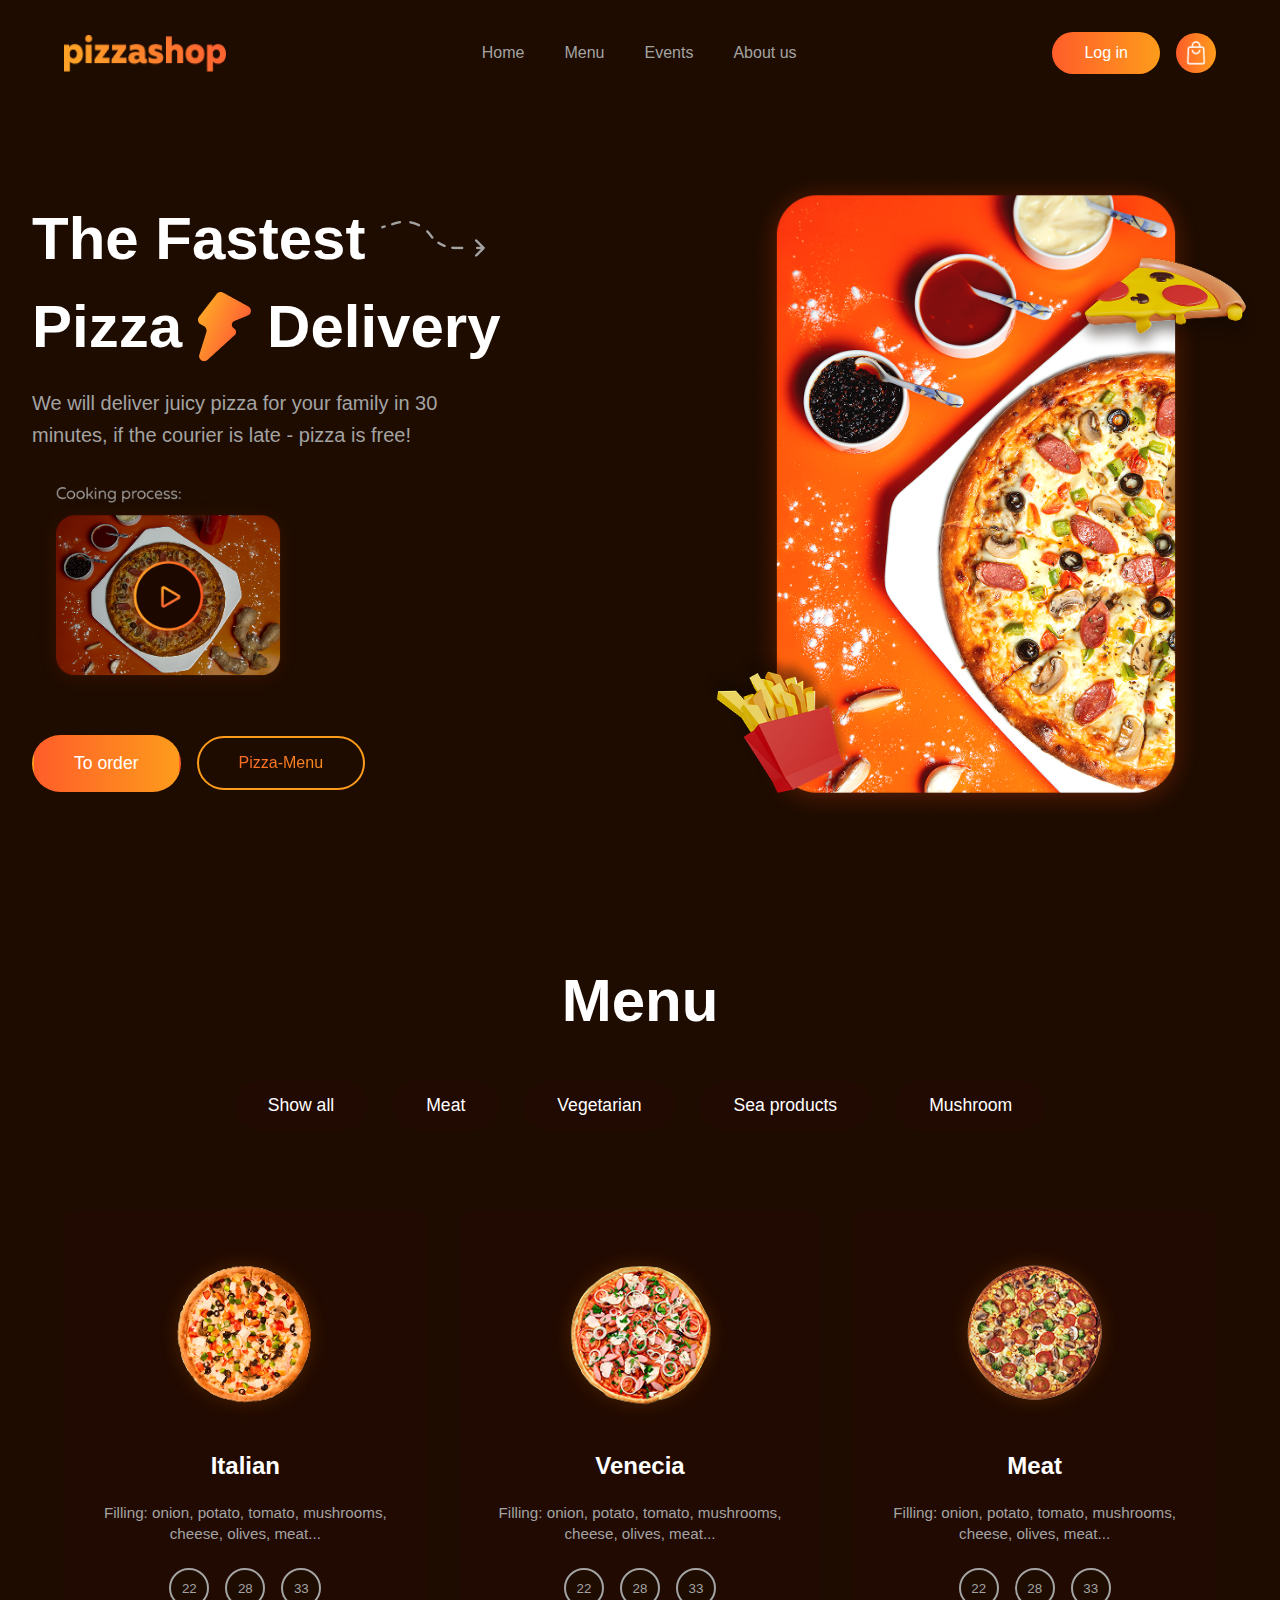
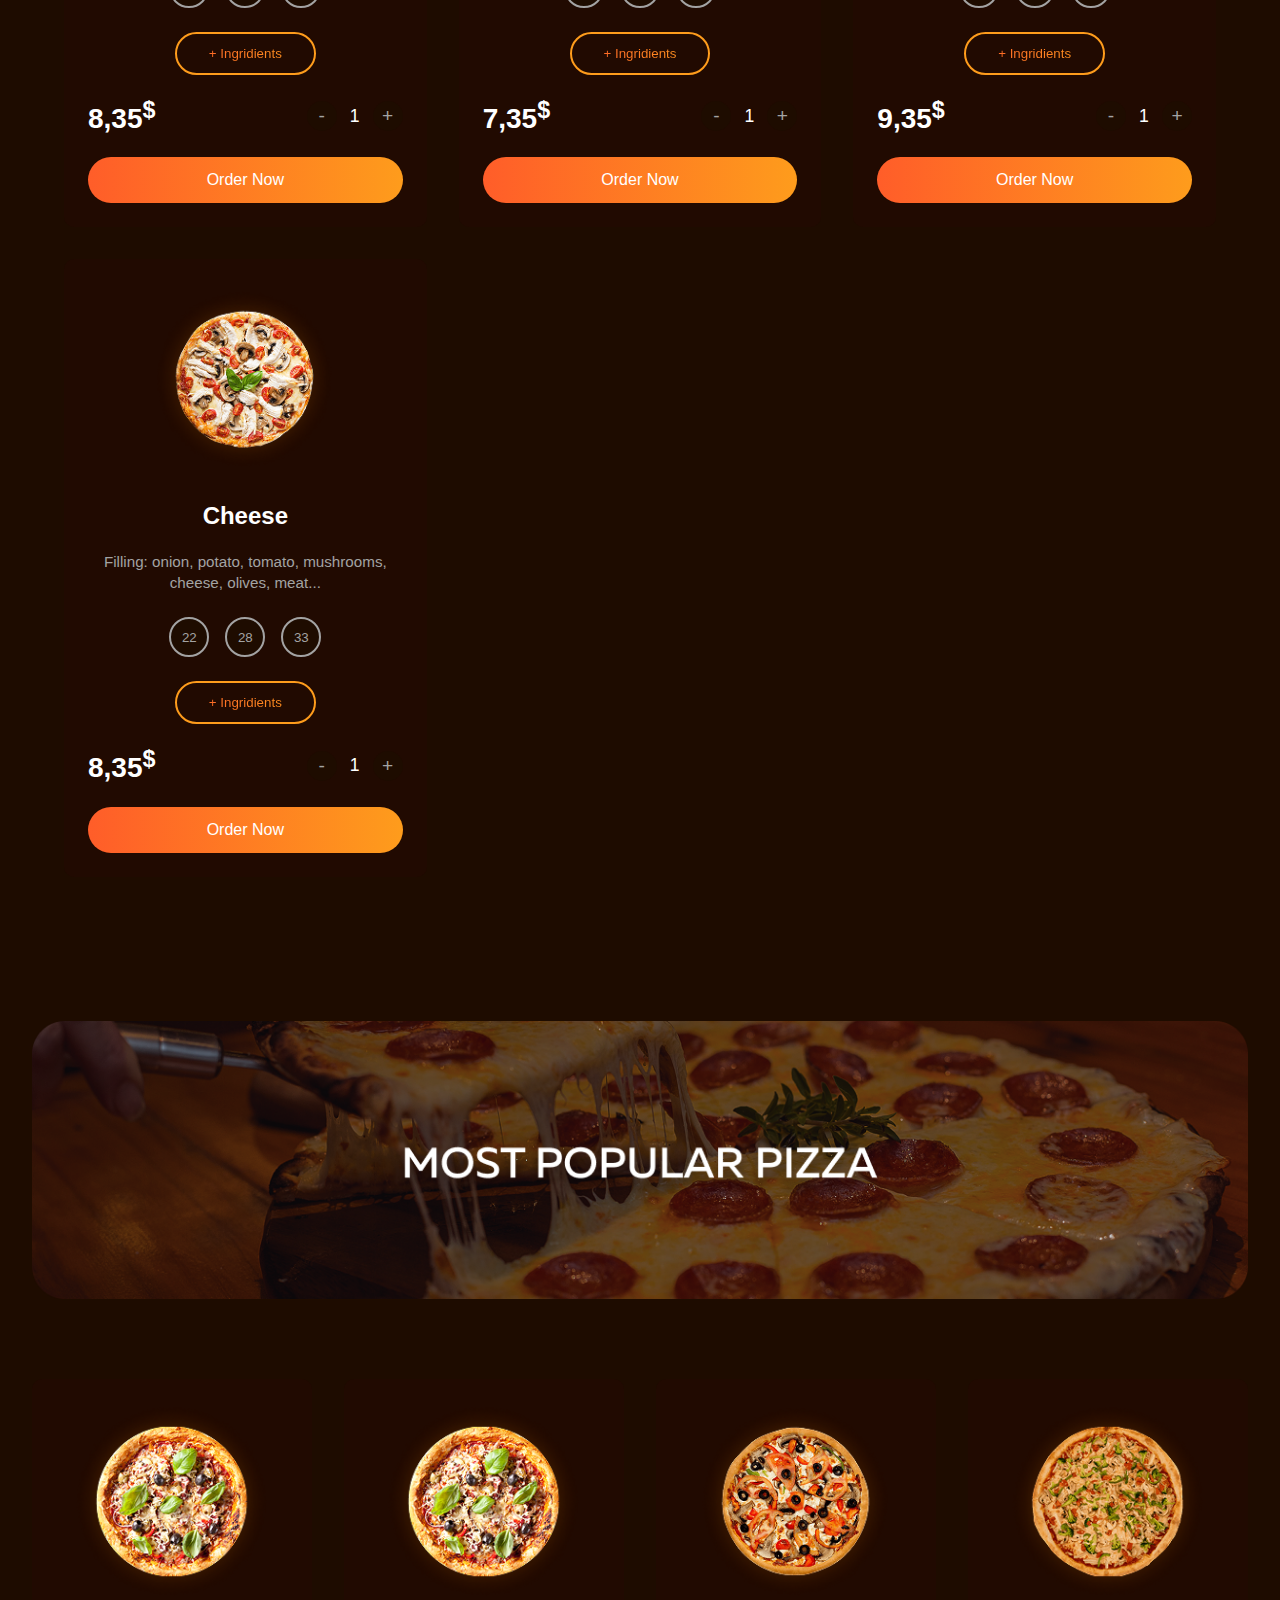
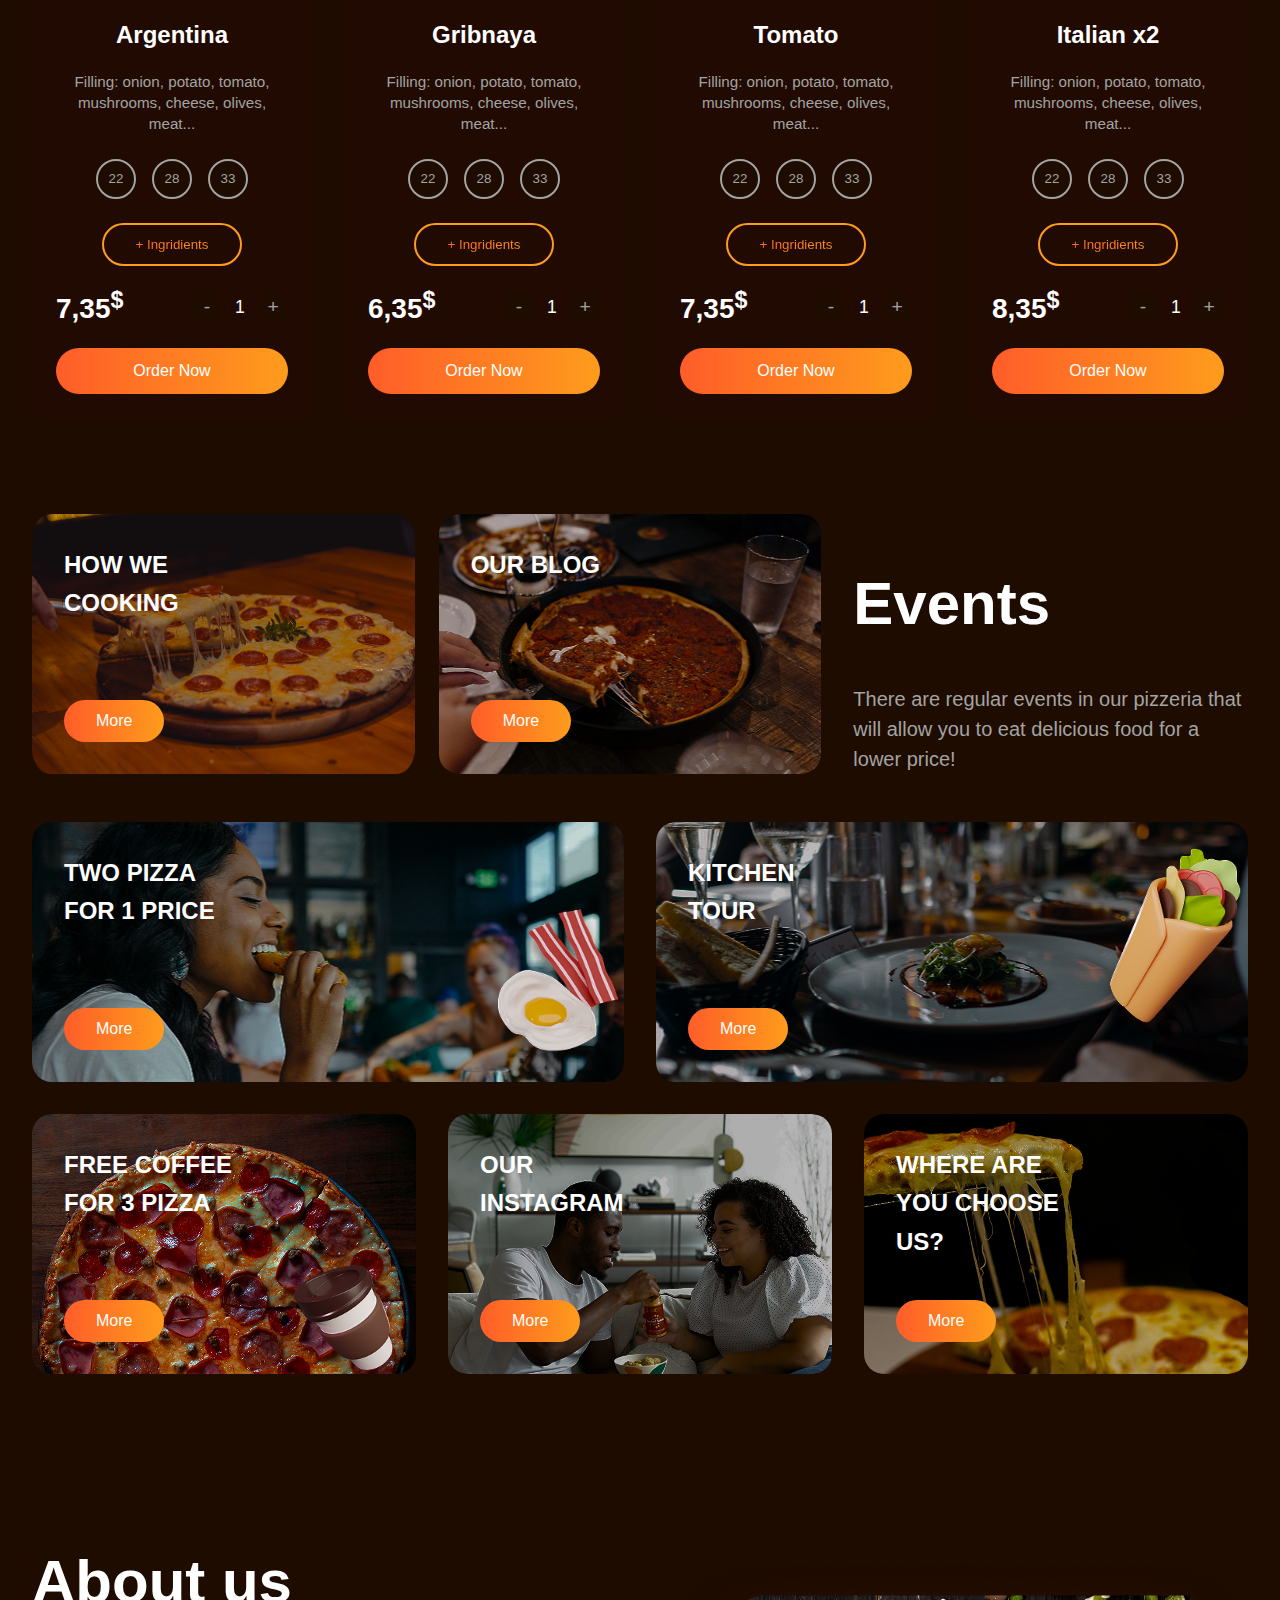
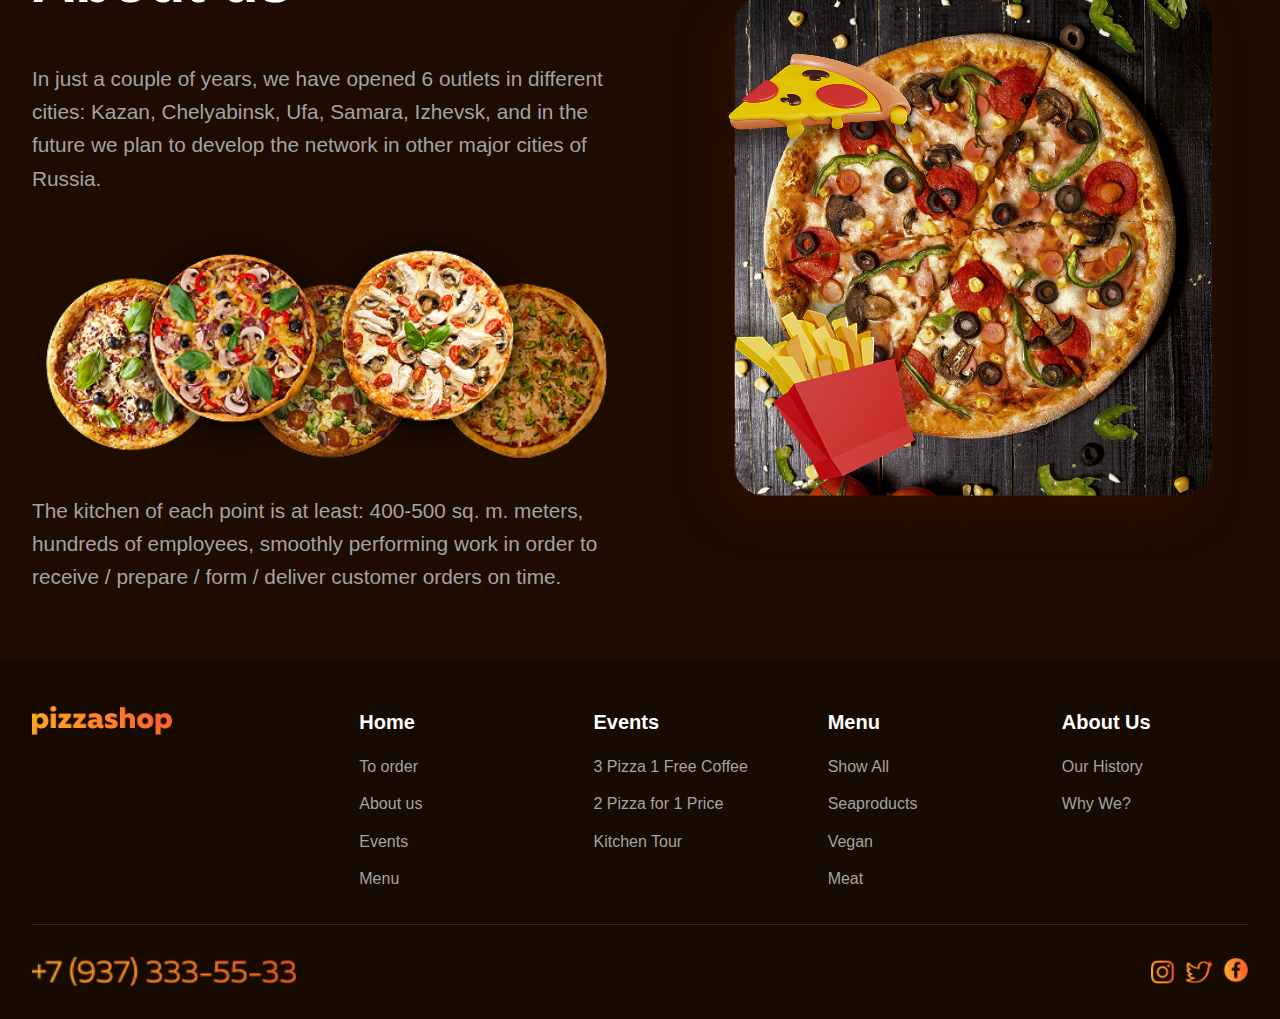
<file: веб/Pizza-figma/Index.html>
<!DOCTYPE html>
<html lang="en">
<head>
  <meta charset="UTF-8" />
  <meta name="viewport" content="width=device-width, initial-scale=1.0" />
  <meta name="description" content="Fast pizza delivery in 30 minutes - delicious pizza for your family" />
  <title>Pizza Shop</title>
  <link rel="stylesheet" href="style.css" />
</head>

<body>
  <header class="site-header">
    <nav class="main-nav">
      <a href="/" class="brand-logo">
        <img src="Photos/pizzashop.png" alt="Pizza Shop Logo" />
      </a>
      <ul class="nav-menu">
        <li class="nav-menu__item"><a href="" class="nav-menu__link">Home</a></li>
        <li class="nav-menu__item"><a href="" class="nav-menu__link">Menu</a></li>
        <li class="nav-menu__item"><a href="" class="nav-menu__link">Events</a></li>
        <li class="nav-menu__item"><a href="" class="nav-menu__link">About us</a></li>
      </ul>
      <div class="nav-actions">
        <button class="btn-login" aria-label="Login">Log in</button>
        <button class="btn-cart" aria-label="Shopping cart">
          <img src="Photos/Белая сумка.png" alt="" />
        </button>
      </div>
    </nav>
  </header>
  <main class="main-content">
    <section class="hero-section">
      <div class="hero-wrapper">
        <div class="hero-content">
          <h1 class="hero-title">The Fastest <img src="Photos/Стрел.png" alt="arrow decoration" />
            Pizza <img src="Photos/Lightning 2.png" alt="lightning decoration" />
            Delivery</h1>
          <p class="hero-description">We will deliver juicy pizza for your family in 30 minutes,
            if the courier is late - pizza is free!</p>
          <img class="hero-badge" src="Photos/Cooking.png" alt="Cooking badge" />
          <div class="hero-buttons">
            <button class="btn-primary">To order</button>
            <button class="btn-secondary">Pizza-Menu</button>
          </div>
        </div>
        <aside class="hero-images">
          <img class="hero-images__main" src="Photos/Pizza 1.png" alt="Delicious pizza" />
          <img class="hero-images__corner hero-images__corner--tr" src="Photos/Pizza 2.png" alt="Pizza slice" />
          <img class="hero-images__corner hero-images__corner--bl" src="Photos/Картошка.png" alt="French fries" />
        </aside>
      </div>
    </section>
    <section id="menu" class="menu-section">
      <div class="menu-header">
        <h2 class="section-title">Menu</h2>
        <nav class="category-filters">
          <button class="filter-btn">Show all</button>
          <button class="filter-btn">Meat</button>
          <button class="filter-btn">Vegetarian</button>
          <button class="filter-btn">Sea products</button>
          <button class="filter-btn">Mushroom</button>
        </nav>
      </div>
      <div class="product-grid">
        <article class="product-card">
          <img src="Photos/Italian.png" alt="Italian Pizza" class="product-card__image" />
          <h3 class="product-card__title">Italian</h3>
          <p class="product-card__description">Filling: onion, potato, tomato, mushrooms, cheese, olives, meat...</p>
          <div class="size-selector">
            <button class="size-btn">22</button>
            <button class="size-btn">28</button>
            <button class="size-btn">33</button>
          </div>
          <button class="btn-ingredients">+ Ingridients</button>
          <div class="product-actions">
            <div class="price-display">
              <span class="price-value">8,35<sup>$</sup></span>
            </div>
            <div class="quantity-control">
              <button class="quantity-btn" aria-label="Decrease">-</button>
              <span class="quantity-value">1</span>
              <button class="quantity-btn" aria-label="Increase">+</button>
            </div>
          </div>
          <button class="btn-order">Order Now</button>
        </article>
        <article class="product-card">
          <img src="Photos/Venecia.png" alt="Venecia Pizza" class="product-card__image" />
          <h3 class="product-card__title">Venecia</h3>
          <p class="product-card__description">Filling: onion, potato, tomato, mushrooms, cheese, olives, meat...</p>
          <div class="size-selector">
            <button class="size-btn">22</button>
            <button class="size-btn">28</button>
            <button class="size-btn">33</button>
          </div>
          <button class="btn-ingredients">+ Ingridients</button>
          <div class="product-actions">
            <div class="price-display">
              <span class="price-value">7,35<sup>$</sup></span>
            </div>
            <div class="quantity-control">
              <button class="quantity-btn" aria-label="Decrease">-</button>
              <span class="quantity-value">1</span>
              <button class="quantity-btn" aria-label="Increase">+</button>
            </div>
          </div>
          <button class="btn-order">Order Now</button>
        </article>
        <article class="product-card">
          <img src="Photos/Meat.png" alt="Meat Pizza" class="product-card__image" />
          <h3 class="product-card__title">Meat</h3>
          <p class="product-card__description">Filling: onion, potato, tomato, mushrooms, cheese, olives, meat...</p>
          <div class="size-selector">
            <button class="size-btn">22</button>
            <button class="size-btn">28</button>
            <button class="size-btn">33</button>
          </div>
          <button class="btn-ingredients">+ Ingridients</button>
          <div class="product-actions">
            <div class="price-display">
              <span class="price-value">9,35<sup>$</sup></span>
            </div>
            <div class="quantity-control">
              <button class="quantity-btn" aria-label="Decrease">-</button>
              <span class="quantity-value">1</span>
              <button class="quantity-btn" aria-label="Increase">+</button>
            </div>
          </div>
          <button class="btn-order">Order Now</button>
        </article>
        <article class="product-card">
          <img src="Photos/Cheese.png" alt="Cheese Pizza" class="product-card__image" />
          <h3 class="product-card__title">Cheese</h3>
          <p class="product-card__description">Filling: onion, potato, tomato, mushrooms, cheese, olives, meat...</p>
          <div class="size-selector">
            <button class="size-btn">22</button>
            <button class="size-btn">28</button>
            <button class="size-btn">33</button>
          </div>
          <button class="btn-ingredients">+ Ingridients</button>
          <div class="product-actions">
            <div class="price-display">
              <span class="price-value">8,35<sup>$</sup></span>
            </div>
            <div class="quantity-control">
              <button class="quantity-btn" aria-label="Decrease">-</button>
              <span class="quantity-value">1</span>
              <button class="quantity-btn" aria-label="Increase">+</button>
            </div>
          </div>
          <button class="btn-order">Order Now</button>
        </article>
      </div>
    </section>
    <section class="banner-section">
      <img src="Photos/Popular pizza.png" alt="Popular pizza promotion" class="banner-image" />
    </section>
    <section class="product-grid-secondary">
      <article class="product-card">
        <img src="Photos/Argentina.png" alt="Argentina Pizza" class="product-card__image" />
        <h3 class="product-card__title">Argentina</h3>
        <p class="product-card__description">Filling: onion, potato, tomato, mushrooms, cheese, olives, meat...</p>
        <div class="size-selector">
          <button class="size-btn">22</button>
          <button class="size-btn">28</button>
          <button class="size-btn">33</button>
        </div>
        <button class="btn-ingredients">+ Ingridients</button>
        <div class="product-actions">
          <div class="price-display">
            <span class="price-value">7,35<sup>$</sup></span>
          </div>
          <div class="quantity-control">
            <button class="quantity-btn" aria-label="Decrease">-</button>
            <span class="quantity-value">1</span>
            <button class="quantity-btn" aria-label="Increase">+</button>
          </div>
        </div>
        <button class="btn-order">Order Now</button>
      </article>
      <article class="product-card">
        <img src="Photos/Gribnaya.png" alt="Gribnaya Pizza" class="product-card__image" />
        <h3 class="product-card__title">Gribnaya</h3>
        <p class="product-card__description">Filling: onion, potato, tomato, mushrooms, cheese, olives, meat...</p>
        <div class="size-selector">
          <button class="size-btn">22</button>
          <button class="size-btn">28</button>
          <button class="size-btn">33</button>
        </div>
        <button class="btn-ingredients">+ Ingridients</button>
        <div class="product-actions">
          <div class="price-display">
            <span class="price-value">6,35<sup>$</sup></span>
          </div>
          <div class="quantity-control">
            <button class="quantity-btn" aria-label="Decrease">-</button>
            <span class="quantity-value">1</span>
            <button class="quantity-btn" aria-label="Increase">+</button>
          </div>
        </div>
        <button class="btn-order">Order Now</button>
      </article>
      <article class="product-card">
        <img src="Photos/Tomato.png" alt="Tomato Pizza" class="product-card__image" />
        <h3 class="product-card__title">Tomato</h3>
        <p class="product-card__description">Filling: onion, potato, tomato, mushrooms, cheese, olives, meat...</p>
        <div class="size-selector">
          <button class="size-btn">22</button>
          <button class="size-btn">28</button>
          <button class="size-btn">33</button>
        </div>
        <button class="btn-ingredients">+ Ingridients</button>
        <div class="product-actions">
          <div class="price-display">
            <span class="price-value">7,35<sup>$</sup></span>
          </div>
          <div class="quantity-control">
            <button class="quantity-btn" aria-label="Decrease">-</button>
            <span class="quantity-value">1</span>
            <button class="quantity-btn" aria-label="Increase">+</button>
          </div>
        </div>
        <button class="btn-order">Order Now</button>
      </article>
      <article class="product-card">
        <img src="Photos/Italianx2.png" alt="Italian x2 Pizza" class="product-card__image" />
        <h3 class="product-card__title">Italian x2</h3>
        <p class="product-card__description">Filling: onion, potato, tomato, mushrooms, cheese, olives, meat...</p>
        <div class="size-selector">
          <button class="size-btn">22</button>
          <button class="size-btn">28</button>
          <button class="size-btn">33</button>
        </div>
        <button class="btn-ingredients">+ Ingridients</button>
        <div class="product-actions">
          <div class="price-display">
            <span class="price-value">8,35<sup>$</sup></span>
          </div>
          <div class="quantity-control">
            <button class="quantity-btn" aria-label="Decrease">-</button>
            <span class="quantity-value">1</span>
            <button class="quantity-btn" aria-label="Increase">+</button>
          </div>
        </div>
        <button class="btn-order">Order Now</button>
      </article>
    </section>
    <section id="events" class="events-section">
      <div class="events-header">
        <div class="feature-cards">
          <div class="feature-card feature-card--cooking">
            <h3 class="feature-card__title">HOW WE COOKING</h3>
            <button class="btn-more">More</button>
          </div>
          <div class="feature-card feature-card--blog">
            <h3 class="feature-card__title">OUR BLOG</h3>
            <button class="btn-more">More</button>
          </div>
        </div>
        <div class="events-intro">
          <h2 class="section-title">Events</h2>
          <p class="events-intro__text">
            There are regular events in our pizzeria that will allow you
            to eat delicious food for a lower price!
          </p>
        </div>
      </div>
      <div class="promo-grid">
        <div class="promo-card promo-card--large">
          <img src="Photos/egg and bacon 1.png" alt="Two pizzas" class="promo-card__icon" />
          <h3 class="promo-card__title">TWO PIZZA FOR 1 PRICE</h3>
          <button class="btn-more">More</button>
        </div>
        <div class="promo-card promo-card--tour">
          <img src="Photos/buritto 1.png" alt="Kitchen tour" class="promo-card__icon" />
          <h3 class="promo-card__title">KITCHEN TOUR</h3>
          <button class="btn-more">More</button>
        </div>
      </div>
      <div class="promo-grid promo-grid--triple">
        <div class="promo-card promo-card--coffee">
          <img src="Photos/cofee 1.png" alt="Free coffee" class="promo-card__icon" />
          <h3 class="promo-card__title">FREE COFFEE FOR 3 PIZZA</h3>
          <button class="btn-more">More</button>
        </div>
        <div class="promo-card promo-card--instagram">
          <h3 class="promo-card__title">OUR INSTAGRAM</h3>
          <button class="btn-more">More</button>
        </div>
        <div class="promo-card promo-card--choose">
          <h3 class="promo-card__title">WHERE ARE YOU CHOOSE US?</h3>
          <button class="btn-more">More</button>
        </div>
      </div>
    </section>
    <section id="about" class="about-section">
      <div class="about-wrapper">
        <div class="about-content">
          <div class="about-intro">
            <h2 class="section-title">About us</h2>
            <p class="about-intro__text">In just a couple of years, we have opened 6 outlets in different
              cities: Kazan, Chelyabinsk, Ufa, Samara, Izhevsk, and in the future
              we plan to develop the network in other major cities of Russia.</p>
          </div>
          <div class="about-image about-image--multiple"></div>
          <div class="about-details">
            <p class="about-details__text">The kitchen of each point is at least: 400-500 sq. m. meters,
              hundreds of employees, smoothly performing work in order to
              receive / prepare / form / deliver customer orders on time.</p>
          </div>
        </div>
        <div class="about-visual">
          <img src="Photos/Pizza 2.png" alt="Pizza decoration" class="about-visual_item about-visual_item-top" />
          <img src="Photos/Картошка.png" alt="Fries decoration" class="about-visual_item about-visual_item-bottom" />
        </div>
      </div>
    </section>
  </main>
  <footer class="site-footer">
    <nav class="footer-nav">
      <div class="footer-brand">
        <img src="Photos/pizzashop.png" alt="Pizza Shop Logo" class="footer-logo" />
      </div>
      <div class="footer-column">
        <h3 class="footer-column__title">Home</h3>
        <ul class="footer-links">
          <li><a href="" class="footer-links__item">To order</a></li>
          <li><a href="" class="footer-links__item">About us</a></li>
          <li><a href="" class="footer-links__item">Events</a></li>
          <li><a href="" class="footer-links__item">Menu</a></li>
        </ul>
      </div>
      <div class="footer-column">
        <h3 class="footer-column__title">Events</h3>
        <ul class="footer-links">
          <li><a href="" class="footer-links__item">3 Pizza 1 Free Coffee</a></li>
          <li><a href="" class="footer-links__item">2 Pizza for 1 Price</a></li>
          <li><a href="" class="footer-links__item">Kitchen Tour</a></li>
        </ul>
      </div>
      <div class="footer-column">
        <h3 class="footer-column__title">Menu</h3>
        <ul class="footer-links">
          <li><a href="" class="footer-links__item">Show All</a></li>
          <li><a href="" class="footer-links__item">Seaproducts</a></li>
          <li><a href="" class="footer-links__item">Vegan</a></li>
          <li><a href="" class="footer-links__item">Meat</a></li>
        </ul>
      </div>
      <div class="footer-column">
        <h3 class="footer-column__title">About Us</h3>
        <ul class="footer-links">
          <li><a href="" class="footer-links__item">Our History</a></li>
          <li><a href="" class="footer-links__item">Why We?</a></li>
        </ul>
      </div>
    </nav>
    <div class="footer-bottom">
      <div class="contact-info">
        <img src="Photos/+7 (937) 333-55-33.png" alt="Contact phone" />
      </div>
      <div class="social-links">
        <a href="" aria-label="Twitter">
          <img src="Photos/tw.png" alt="Twitter" />
        </a>
      </div>
    </div>
  </footer>
  
</body>
</html>
</file>
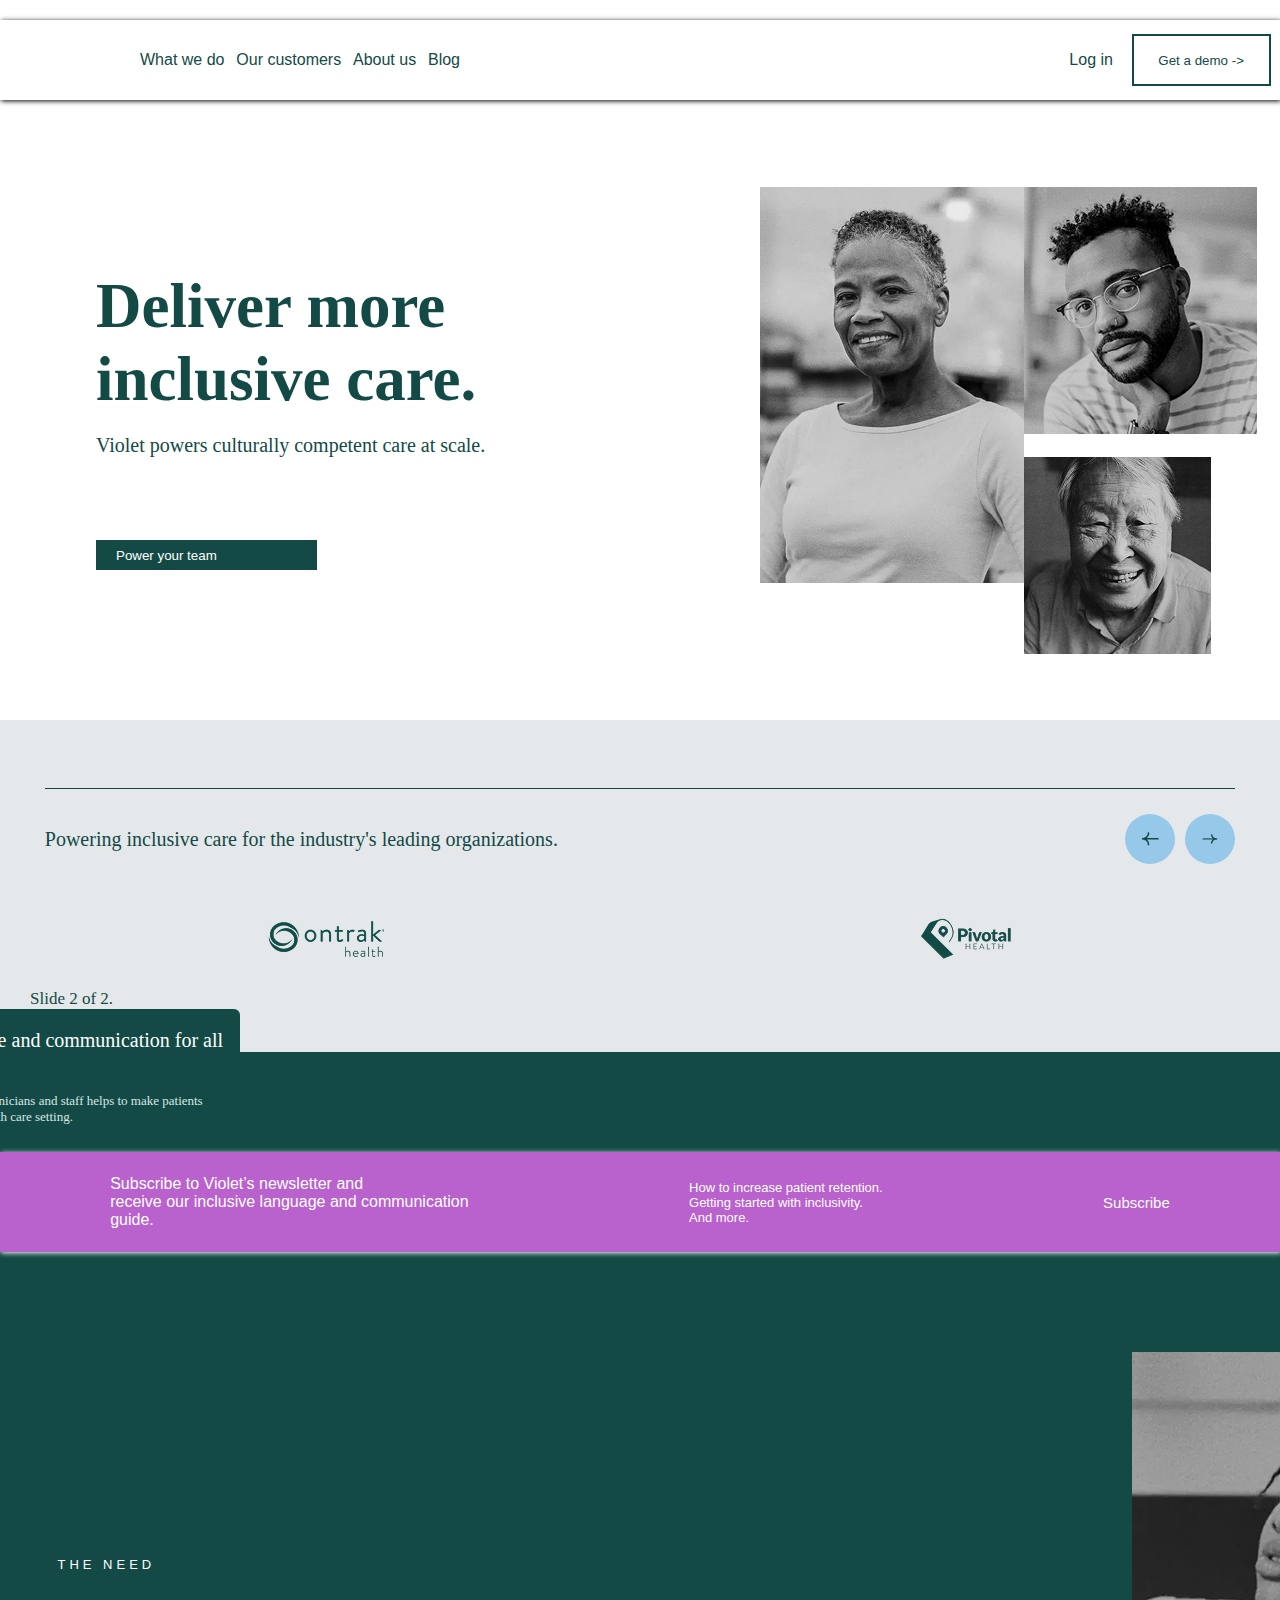
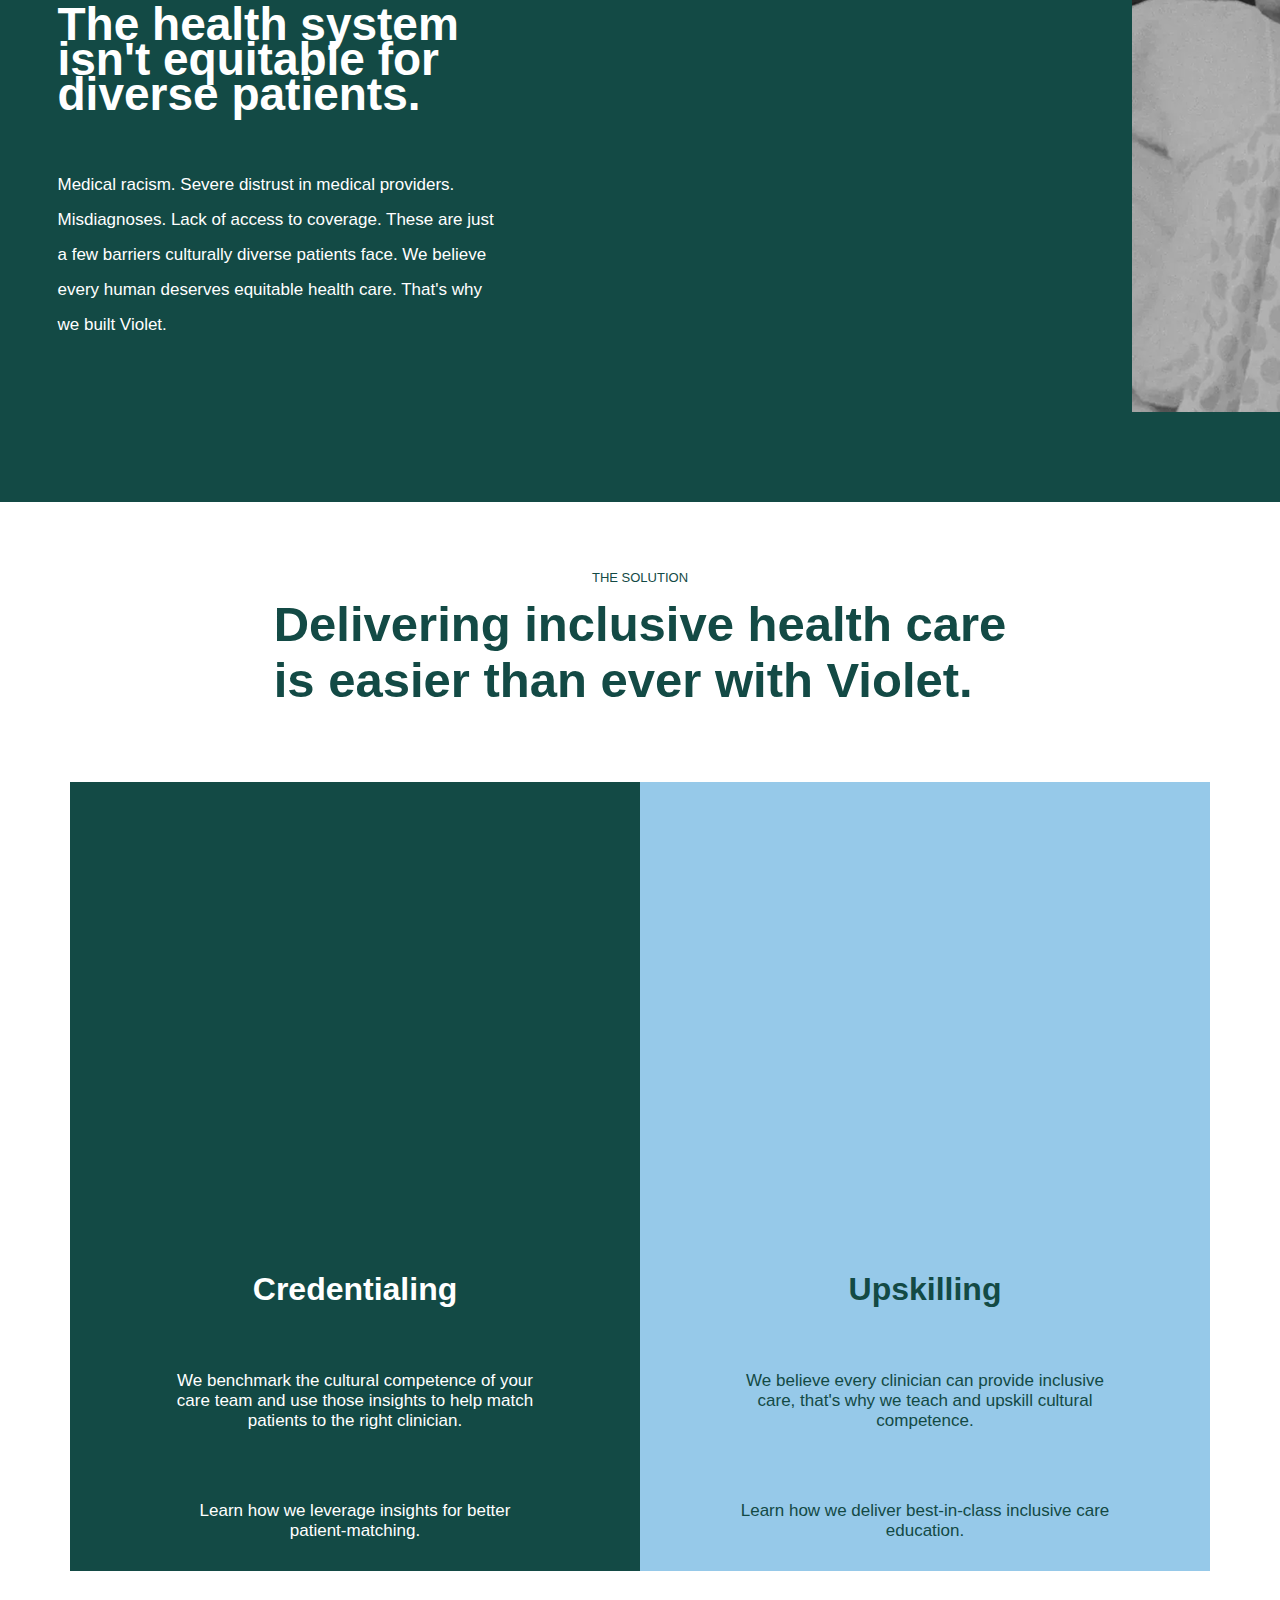
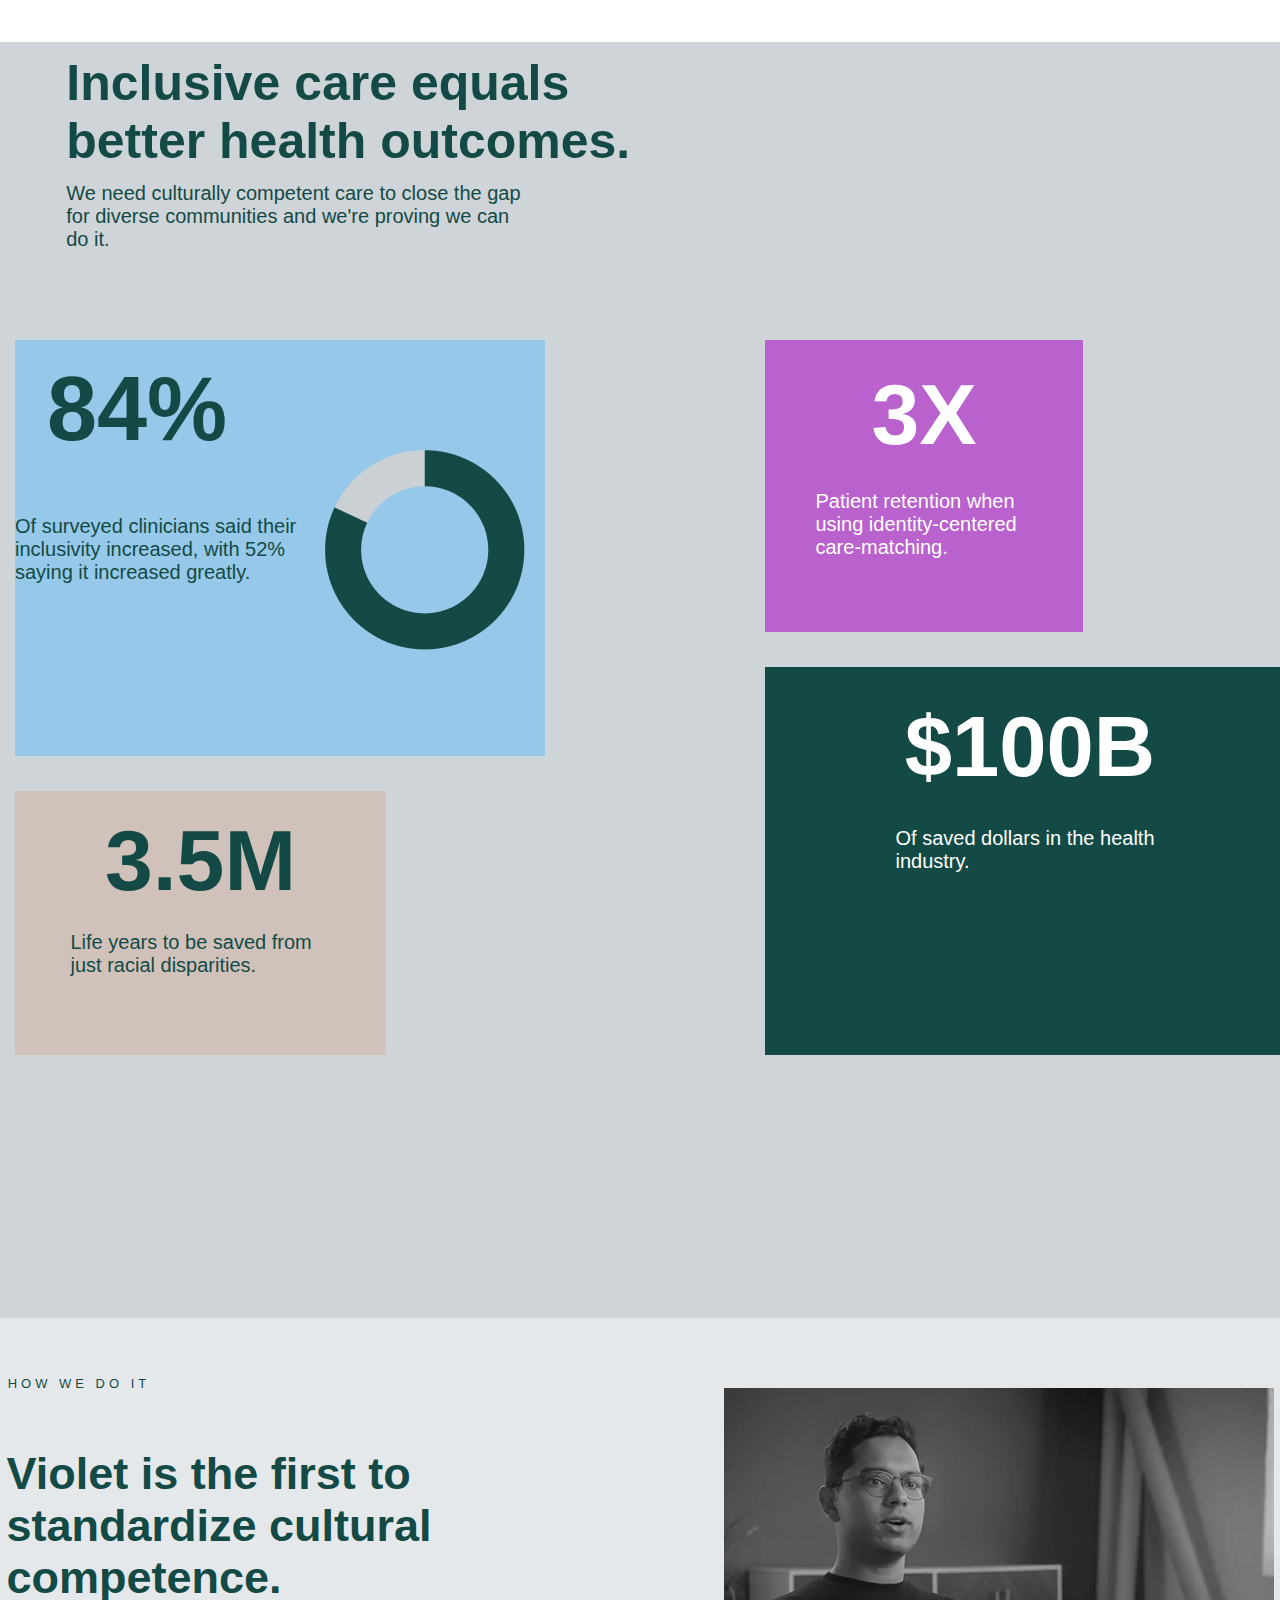
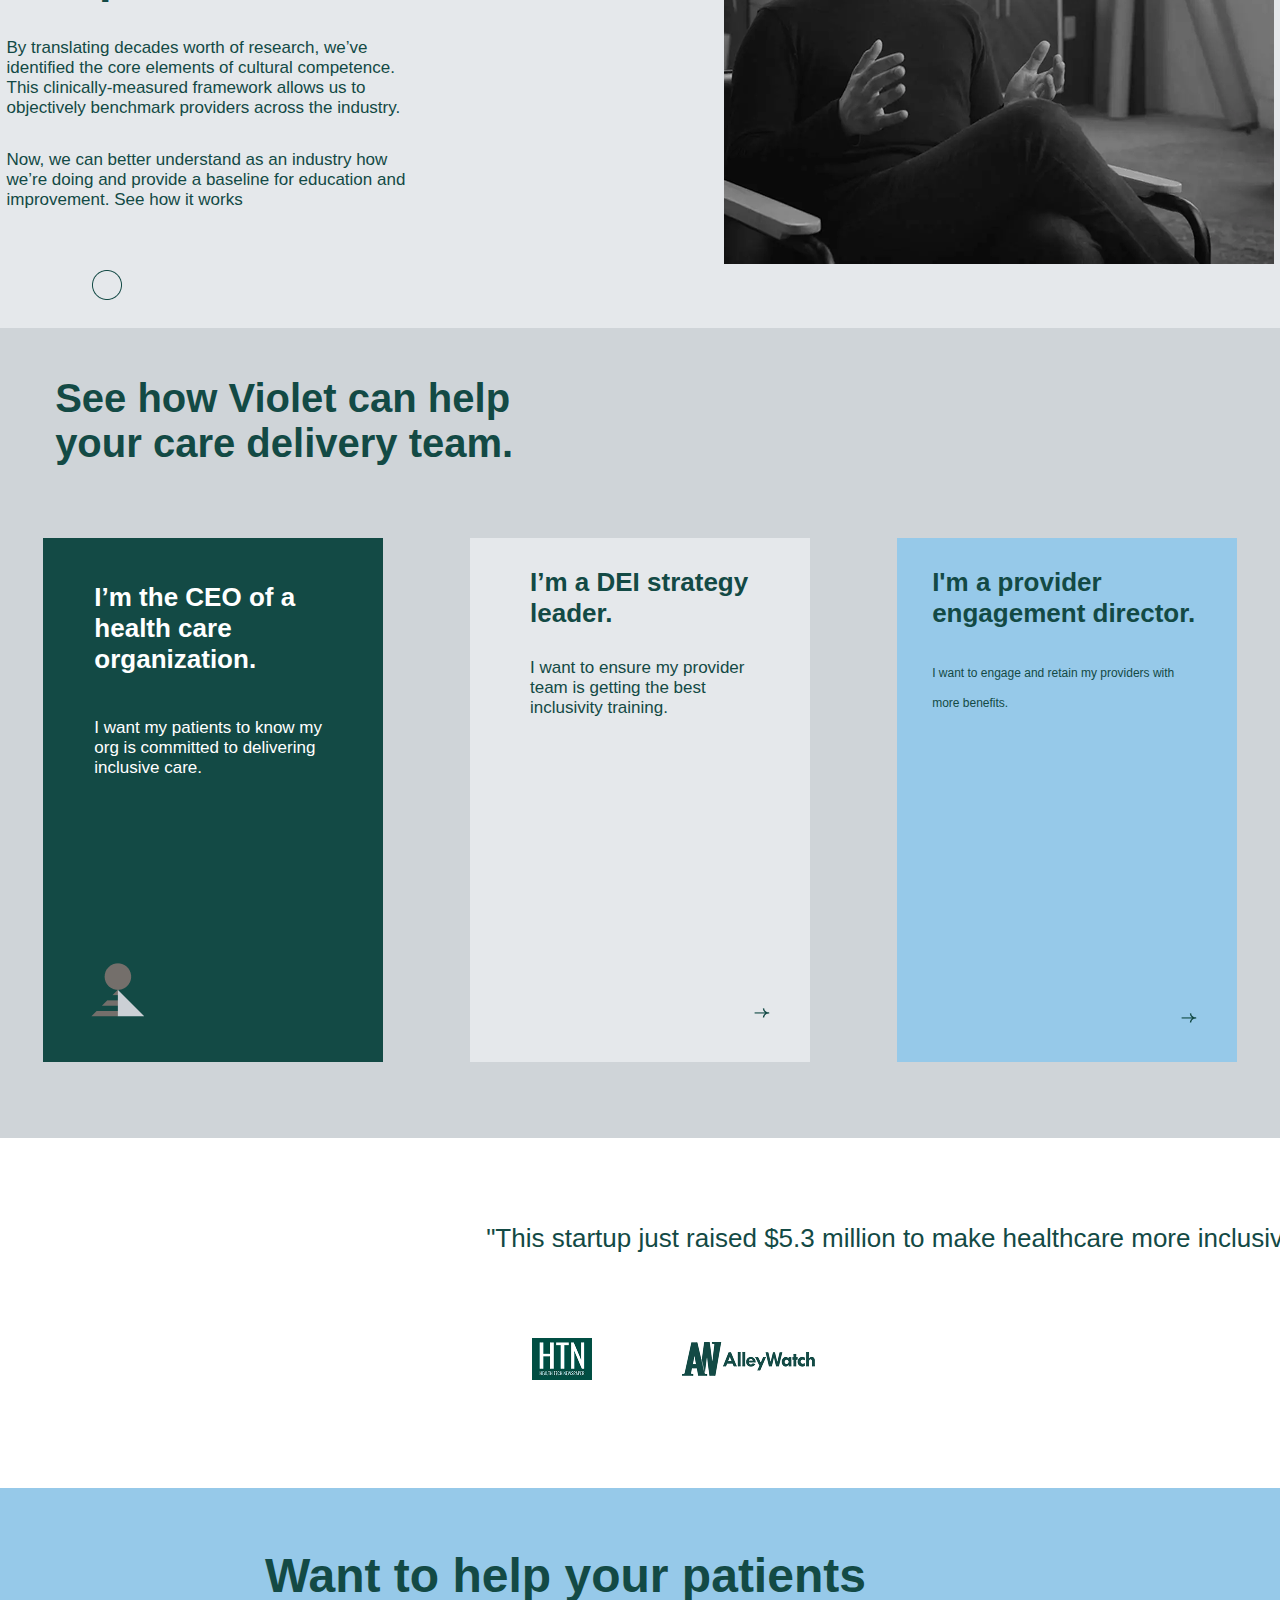
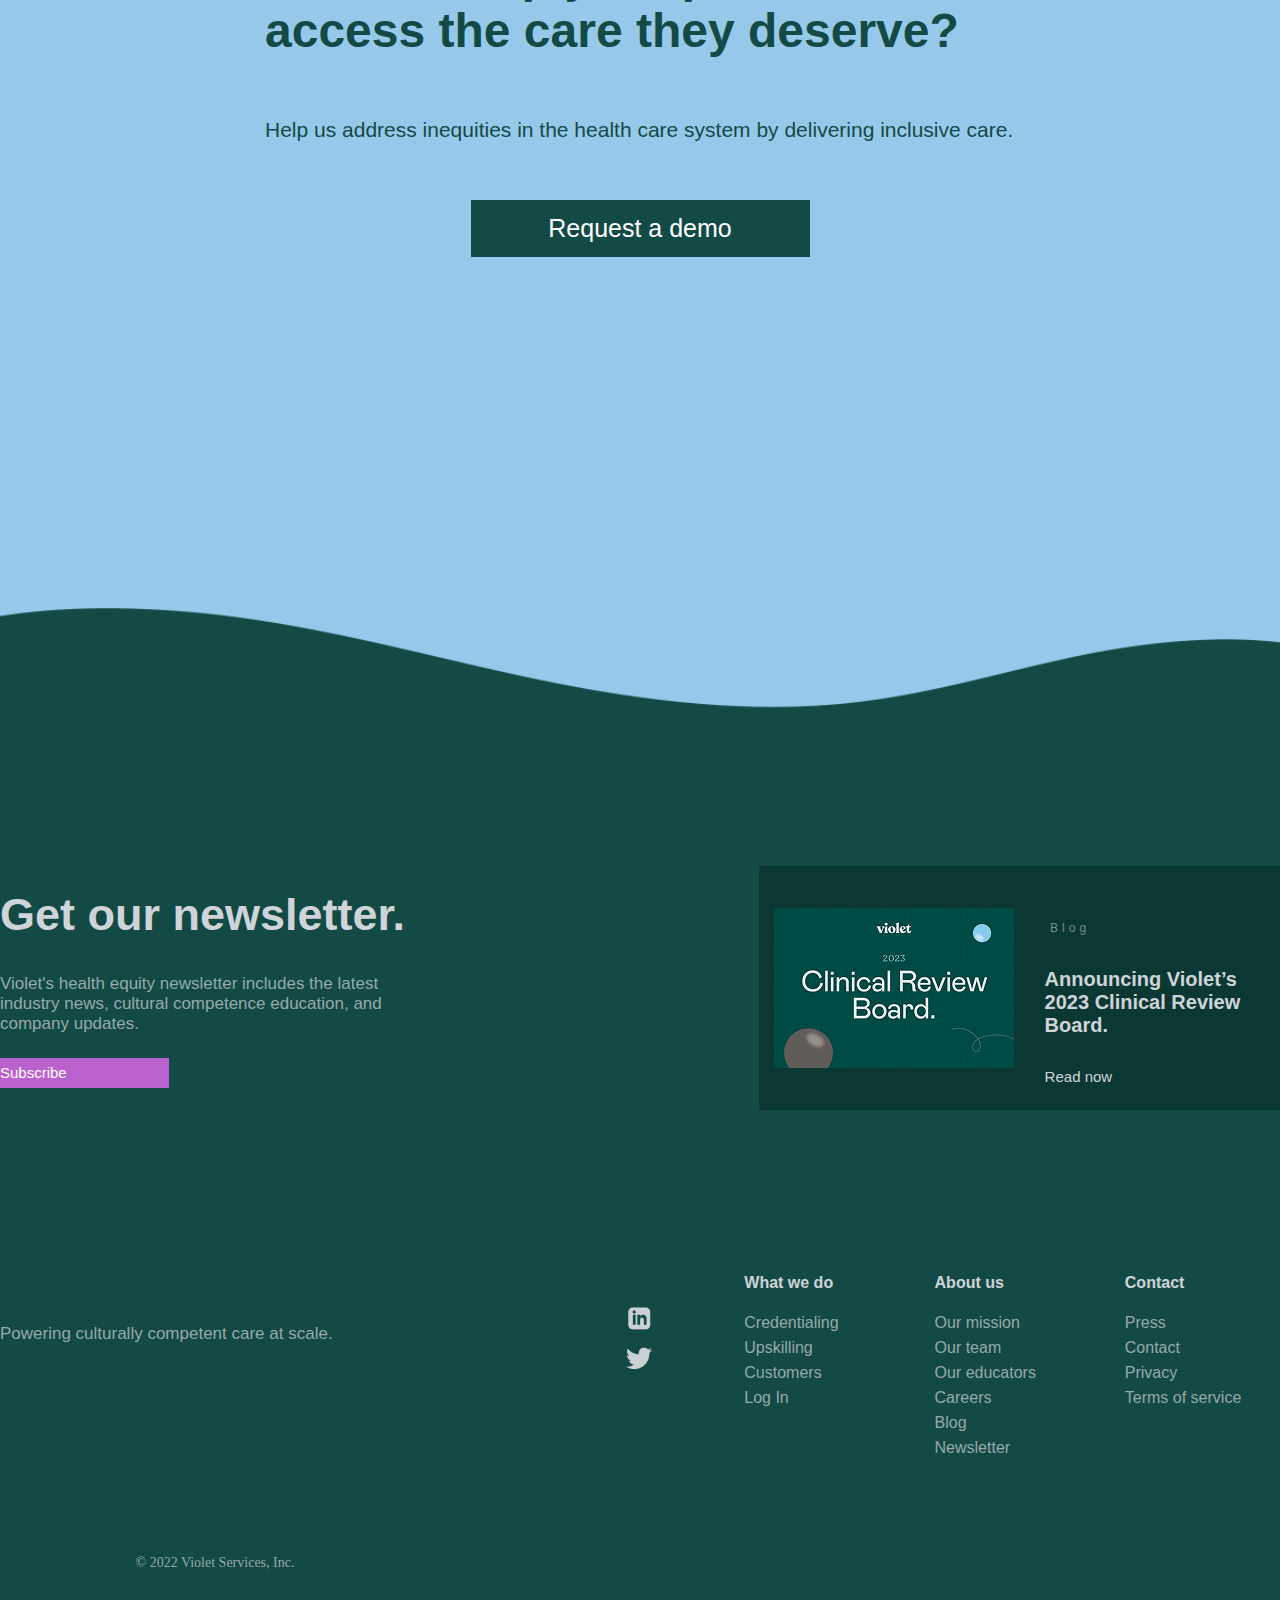
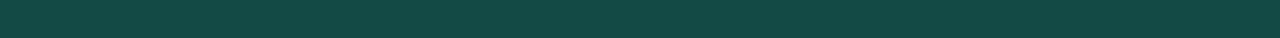
<file: веб/fsffsf/main.html>
<!DOCTYPE html>
<html lang="en">
<head>
  <meta charset="UTF-8" />
  <meta name="viewport" content="width=device-width, initial-scale=1.0" />
  <link rel="stylesheet" href="style.css" />
</head>
<body>
  <header class="site-header">
    <nav class="site-nav">
      <div class="site-nav__left">
        <ul class="site-nav__menu">
          <li class="site-nav__item"><a class="site-nav__link" href="">What we do</a></li>
          <li class="site-nav__item"><a class="site-nav__link" href="">Our customers</a></li>
          <li class="site-nav__item"><a class="site-nav__link" href="">About us</a></li>
          <li class="site-nav__item"><a class="site-nav__link" href="">Blog</a></li>
        </ul>
      </div>
      <div class="site-nav__right">
        <a class="site-nav__login" href="">Log in</a>
        <button class="site-nav__cta">Get a demo -></button>
      </div>
    </nav>
  </header>
  <main class="page">
    <section class="hero">
      <div class="hero__inner">
        <div class="hero__content">
          <h1 class="hero__title">Deliver more inclusive care.</h1>
          <p class="hero__subtitle">Violet powers culturally competent care at scale.</p>
          <button class="hero__button">Power your team</button>
        </div>
        <div class="hero__media">
          <div class="hero__col hero__col--left">
            <img src="photos/женщина.png" alt="" />
          </div>
          <div class="hero__col hero__col--right">
            <img class="hero__img hero__img--top" src="photos/мужчина.png" alt="" />
            <img class="hero__img hero__img--bottom" src="photos/бабушка.png" alt="" />
          </div>
        </div>
      </div>
    </section>
    <section class="logos">
      <div class="logos__divider"></div>
      <div class="logos__body">
        <div class="logos__header">
          <p class="logos__title">Powering inclusive care for the industry's leading organizations.</p>
          <div class="logos__controls">
            <button class="logos__btn">
              <img src="photos/Стрелка влево.png" alt="" />
            </button>
            <button class="logos__btn">
              <img src="photos/Стрелка вправо.png" alt="" />
            </button>
          </div>
        </div>
        <div class="logos__row">
          <img src="photos/ontrak.png" alt="" />
          <img src="photos/Pivotal.png" alt="" />
        </div>
        <div class="logos__slide-indicator">Slide 2 of 2.</div>
        <div class="logos__note">
          <div class="logos__note-box">
            <p class="logos__note-title">Inclusive language and communication for all health care staff.</p>
            <br />
            <p class="logos__note-text">Inclusive language from clinicians and staff helps to make patients feel empowered in the health care setting.</p>
          </div>
        </div>
      </div>
    </section>
    <section class="need">
      <div class="need__banner">
        <div class="need__banner-inner">
          <p class="need__banner-left">Subscribe to Violet’s newsletter and<br />
            receive our inclusive language and communication<br />
            guide.</p>
          <p class="need__banner-mid">How to increase patient retention.<br />
            Getting started with inclusivity.<br />
            And more.</p>
          <p class="need__banner-right">Subscribe</p>
        </div>
      </div>
      <div class="need__content">
        <div class="need__content-inner">
          <div class="need__text">
            <p class="need__kicker">THE NEED</p>
            <h1 class="need__title">The health system isn't equitable for diverse patients.</h1>
            <p class="need__desc">Medical racism. Severe distrust in medical providers. Misdiagnoses. Lack of access to coverage.
              These are just a few barriers culturally diverse patients face. We believe every human deserves equitable health care.
              That's why we built Violet.</p>
          </div>
          <div class="need__image">
            <img src="photos/girl.png" alt="" />
          </div>
        </div>
      </div>
    </section>
    <section class="solution">
      <div class="solution__head">
        <div class="solution__head-inner">
          <p class="solution__kicker">THE SOLUTION</p>
          <h1 class="solution__title">Delivering inclusive health care<br />
            is easier than ever with Violet.</h1>
        </div>
      </div>
      <div class="solution__cards">
        <div class="solution-card solution-card--dark">
          <h1 class="solution-card__title">Credentialing</h1>
          <p class="solution-card__text">We benchmark the cultural competence of your care team and use those insights to help match patients to the right clinician.</p>
          <p class="solution-card__link">Learn how we leverage insights for better patient-matching.</p>
        </div>
        <div class="solution-card solution-card--sky">
          <h1 class="solution-card__title">Upskilling</h1>
          <p class="solution-card__text">We believe every clinician can provide inclusive care, that's why we teach and upskill cultural competence.</p>
          <p class="solution-card__link">Learn how we deliver best-in-class inclusive care education.</p>
        </div>
      </div>
    </section>
    <section class="impact">
      <div class="impact__intro">
        <div class="impact__intro-inner">
          <div class="impact__text">
            <h1 class="impact__title">Inclusive care equals better health outcomes.</h1>
            <p class="impact__subtitle">
              We need culturally competent care to close the gap for diverse communities and we're proving we can do it.
            </p>
          </div>
          <div class="impact__wave">
            <img class="impact__wave-img" src="photos/linia.png" alt="" />
          </div>
        </div>
        <div class="impact__grid">
          <div class="impact__layout">
            <div class="impact__left">
              <div class="impact__tile impact__tile--big-sky">
                <h1 class="impact__metric">84%</h1>
                <p class="impact__caption">Of surveyed clinicians said their inclusivity increased, with 52% saying it increased greatly.
                  <img class="impact__ring" src="photos/круг.png" alt="" /></p>
              </div>
              <div class="impact__tile impact__tile--sand">
                <h1 class="impact__metric">3.5M</h1>
                <p class="impact__caption">Life years to be saved from just racial disparities.</p>
              </div>
            </div>
            <div class="impact__right">
              <div class="impact__tile impact__tile--purple">
                <h1 class="impact__metric">3X</h1>
                <p class="impact__caption">Patient retention when using identity-centered care-matching.</p>
              </div>
              <div class="impact__tile impact__tile--dark">
                <h1 class="impact__metric">$100B</h1>
                <p class="impact__caption">Of saved dollars in the health industry.</p>
              </div>
            </div>
          </div>
        </div>
      </div>
    </section>
    <section class="how">
      <div class="how__inner">
        <div class="how__left">
          <div class="how__text">
            <p class="how__kicker">HOW WE DO IT</p>
            <h1 class="how__title">Violet is the first to standardize cultural competence.</h1>
            <p class="how__desc">
              By translating decades worth of research, we’ve identified the core elements of cultural competence.
              This clinically-measured framework allows us to objectively benchmark providers across the industry.
            </p>
            <p class="how__more">
              Now, we can better understand as an industry how we’re doing and provide a baseline for education and improvement.
              See how it works
            </p>
          </div>

          <div class="how__badge">
            <img src="photos/green_c.png" alt="" />
          </div>
        </div>
        <div class="how__right">
          <div class="how__photo-wrap">
            <div class="how__photo">
              <img src="photos/philosof.png" alt="" />
            </div>
          </div>
        </div>
      </div>
    </section>
    <section class="roles">
      <div class="roles__inner">
        <div class="roles__top">
          <div class="roles__heading">
            <h1 class="roles__title">See how Violet can help your care delivery team.</h1>
          </div>
          <div class="roles__arrows">
            <button class="roles__arrow roles__arrow--left">
              <img src="photos/Стрелка влево.png" alt="" />
            </button>
            <button class="roles__arrow roles__arrow--right">
              <img src="photos/Стрелка вправо.png" alt="" />
            </button>
          </div>
        </div>
        <div class="roles__cards">
          <div class="role-card role-card--dark">
            <div class="role-card__body">
              <h1 class="role-card__title">I’m the CEO of a health care organization.</h1>
              <p class="role-card__text">I want my patients to know my org is committed to delivering inclusive care.</p>
            </div>
            <div class="role-card__icon">
              <img src="photos/piramidka.png" alt="" />
            </div>
          </div>
          <div class="role-card role-card--light">
            <div class="role-card__body">
              <h1 class="role-card__title">I’m a DEI strategy leader.</h1>
              <p class="role-card__text">I want to ensure my provider team is getting the best inclusivity training.</p>
            </div>
            <div class="role-card__chev">
              <img src="photos/Стрелка вправо.png" alt="" />
            </div>
          </div>
          <div class="role-card role-card--sky">
            <div class="role-card__body">
              <h1 class="role-card__title">I'm a provider engagement director.</h1>
              <p class="role-card__text">I want to engage and retain my providers with more benefits.</p>
            </div>
            <div class="role-card__chev">
              <img src="photos/Стрелка вправо.png" alt="" />
            </div>
          </div>
        </div>
      </div>
    </section>
    <section class="press">
      <div class="press__inner">
        <div class="press__quote">
          <p>"This startup just raised $5.3 million to make healthcare more inclusive."</p>
        </div>
        <div class="press__logos">
          <div class="press__logo"><img src="photos/HTN.png" alt="" /></div>
          <div class="press__logo"><img src="photos/AN.png" alt="" /></div>
        </div>
      </div>
    </section>
    <section class="cta">
      <div class="cta__inner">
        <div class="cta__copy">
          <h1 class="cta__title">Want to help your patients access the care they deserve?</h1>
          <p class="cta__text">Help us address inequities in the health care system by delivering inclusive care.</p>
        </div>
        <div class="cta__button">
          <div class="cta__button-inner">
            <p>Request a demo</p>
          </div>
        </div>
      </div>
      <div class="cta__wave">
        <div class="cta__wave-img"></div>
      </div>
    </section>
    <section class="footer-top">
      <div class="footer-top__inner">
        <div class="footer-top__left">
          <h1 class="footer-top__title">Get our newsletter.</h1>
          <p class="footer-top__desc">Violet's health equity newsletter includes the latest industry news, cultural competence education, and company updates.</p>
          <p class="footer-top__subscribe">Subscribe</p>
        </div>
        <div class="footer-top__card">
          <div class="footer-top__card-media">
            <img src="photos/Clinical.png" alt="" />
          </div>
          <div class="footer-top__card-text">
            <p class="footer-top__label">Blog</p>
            <h1 class="footer-top__card-title">Announcing Violet’s 2023 Clinical Review Board.</h1>
            <p class="footer-top__read">Read now</p>
          </div>
        </div>
      </div>
      <div class="footer-mid">
        <div class="footer-mid__tagline">
          <p>Powering culturally competent care at scale.</p>
        </div>
        <div class="footer-mid__cols">
          <div class="footer-mid__social">
            <img src="photos/In.png" alt="" />
            <img src="photos/Twitter_fu.png" alt="" />
          </div>
          <div class="footer-mid__col">
            <h3>What we do</h3>
            <p>Credentialing</p>
            <p>Upskilling</p>
            <p>Customers</p>
            <p>Log In</p>
          </div>
          <div class="footer-mid__col">
            <h3>About us</h3>
            <p>Our mission</p>
            <p>Our team</p>
            <p>Our educators</p>
            <p>Careers</p>
            <p>Blog</p>
            <p>Newsletter</p>
          </div>
          <div class="footer-mid__col">
            <h3>Contact</h3>
            <p>Press</p>
            <p>Contact</p>
            <p>Privacy</p>
            <p>Terms of service</p>
          </div>
        </div>
      </div>
    </section>
  </main>
  <footer class="site-footer">
    <div class="site-footer__inner">
      <p>© 2022 Violet Services, Inc.</p>
    </div>
  </footer>
</body>
</html>
</file>
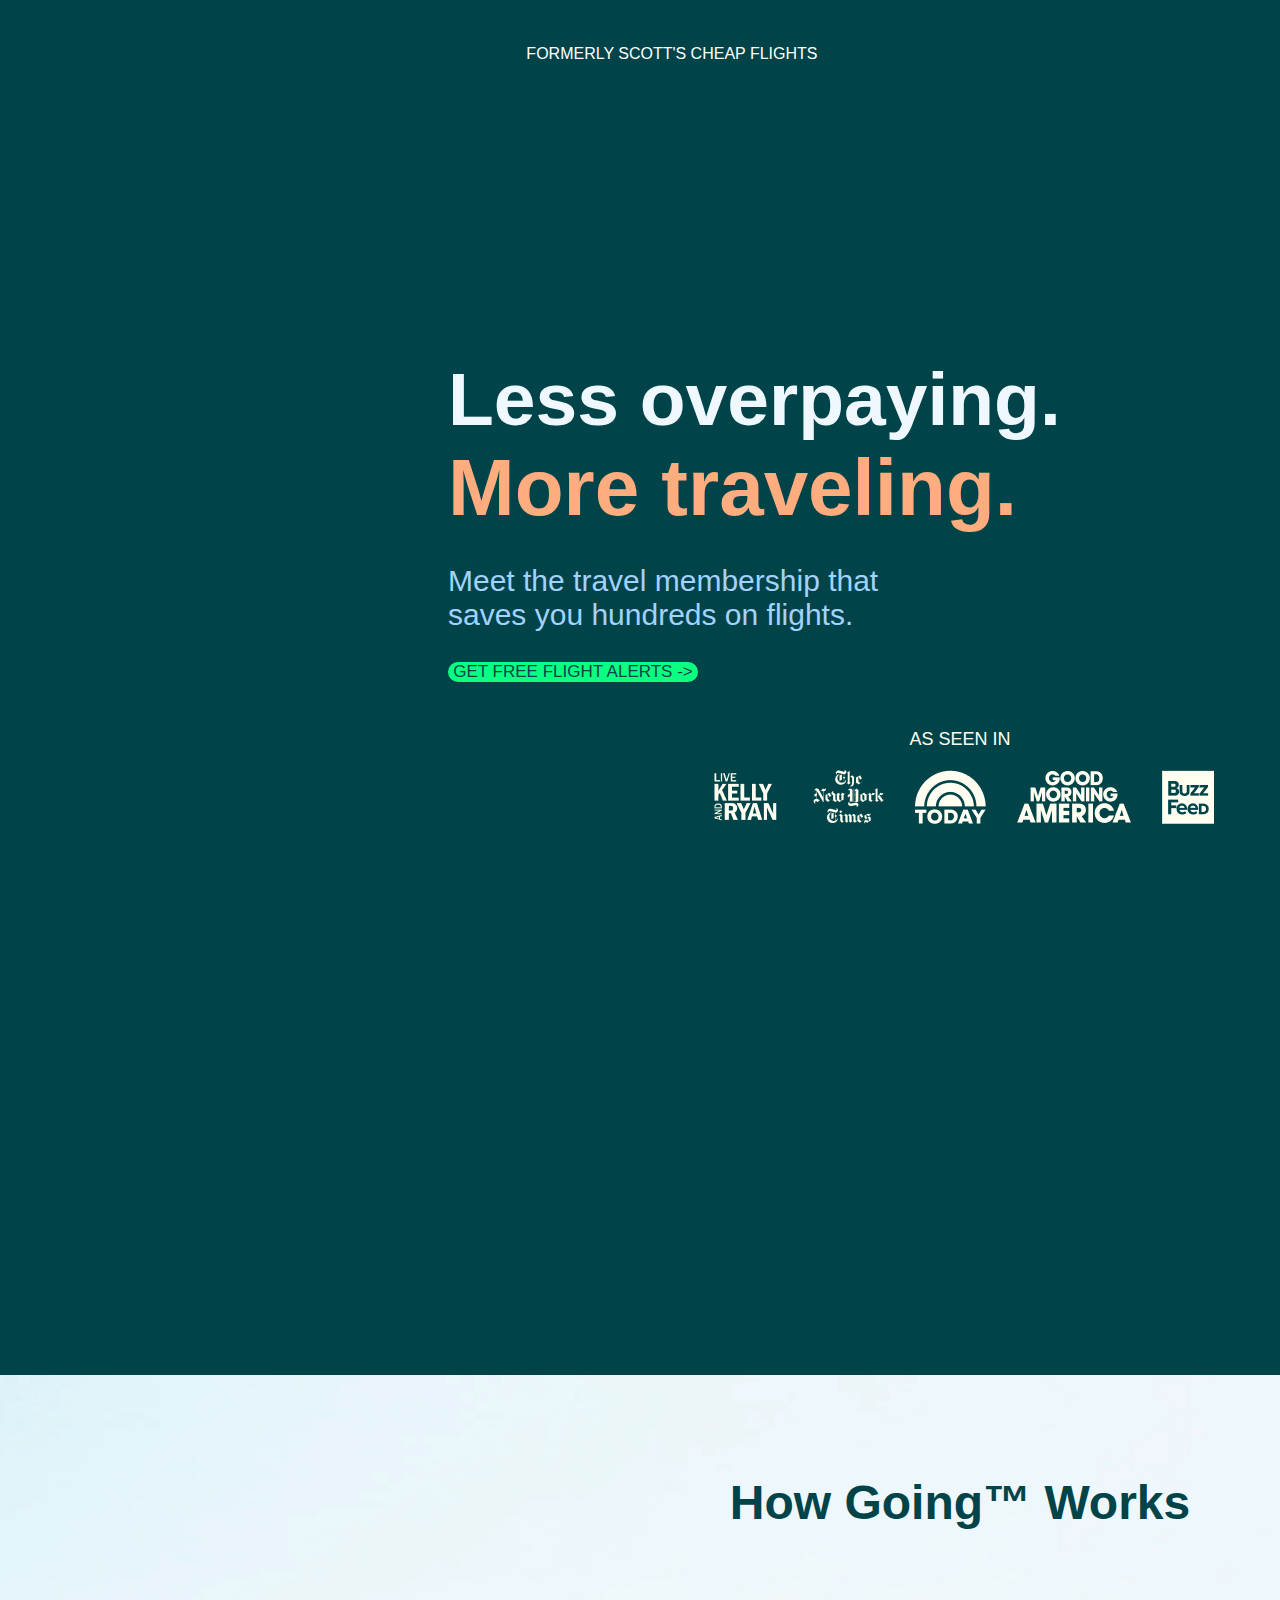
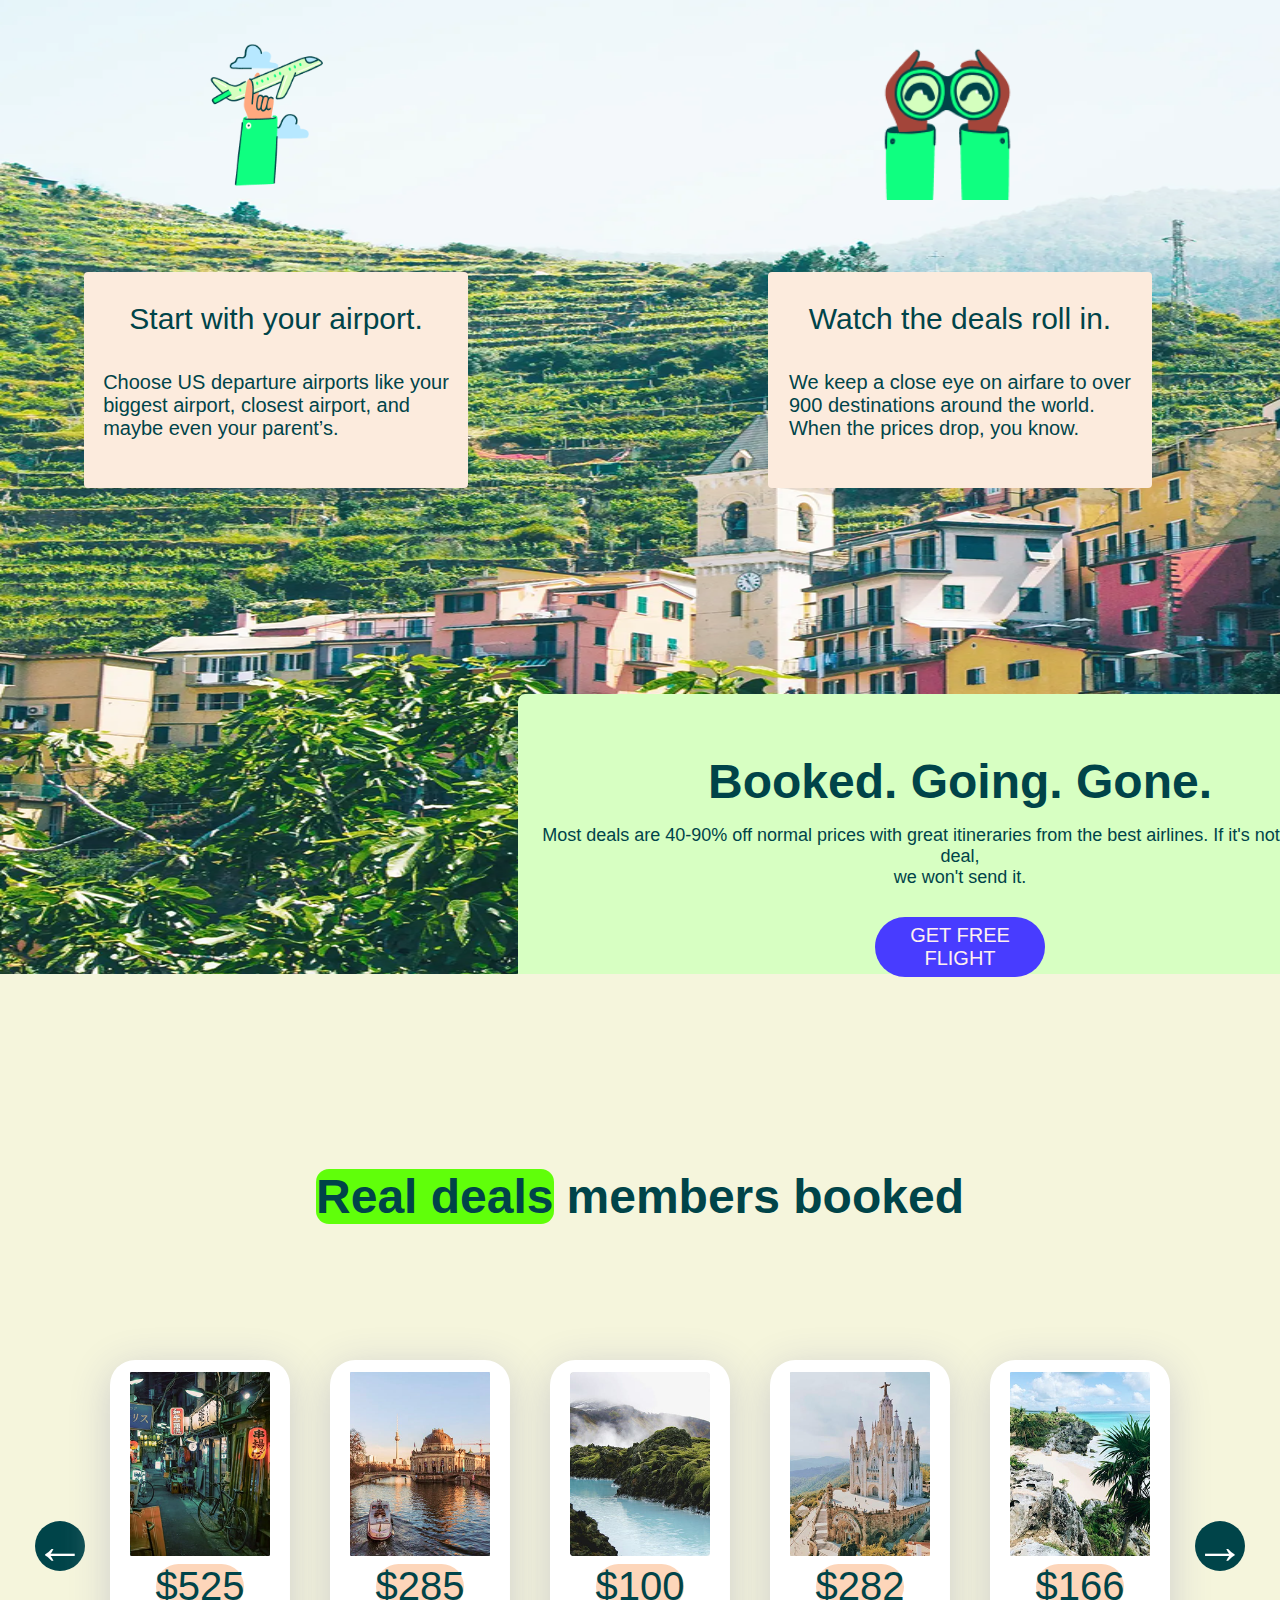
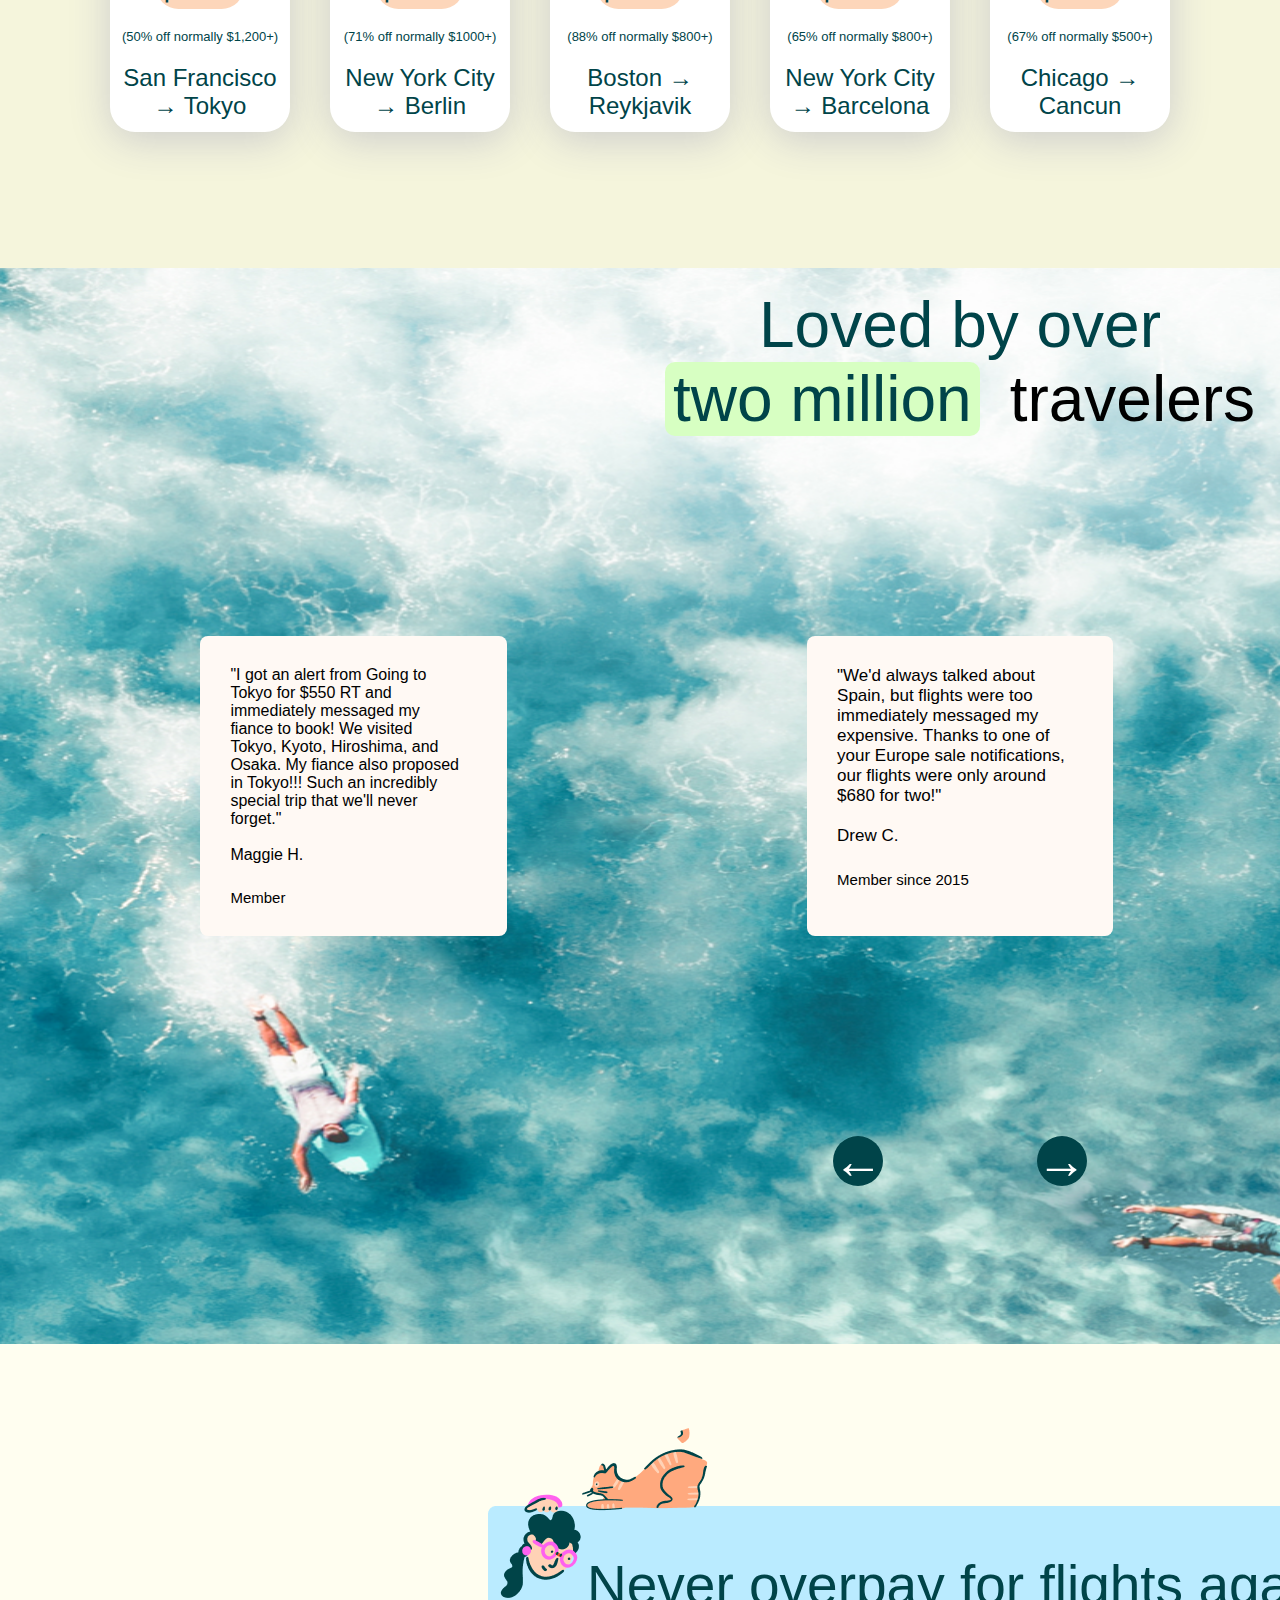
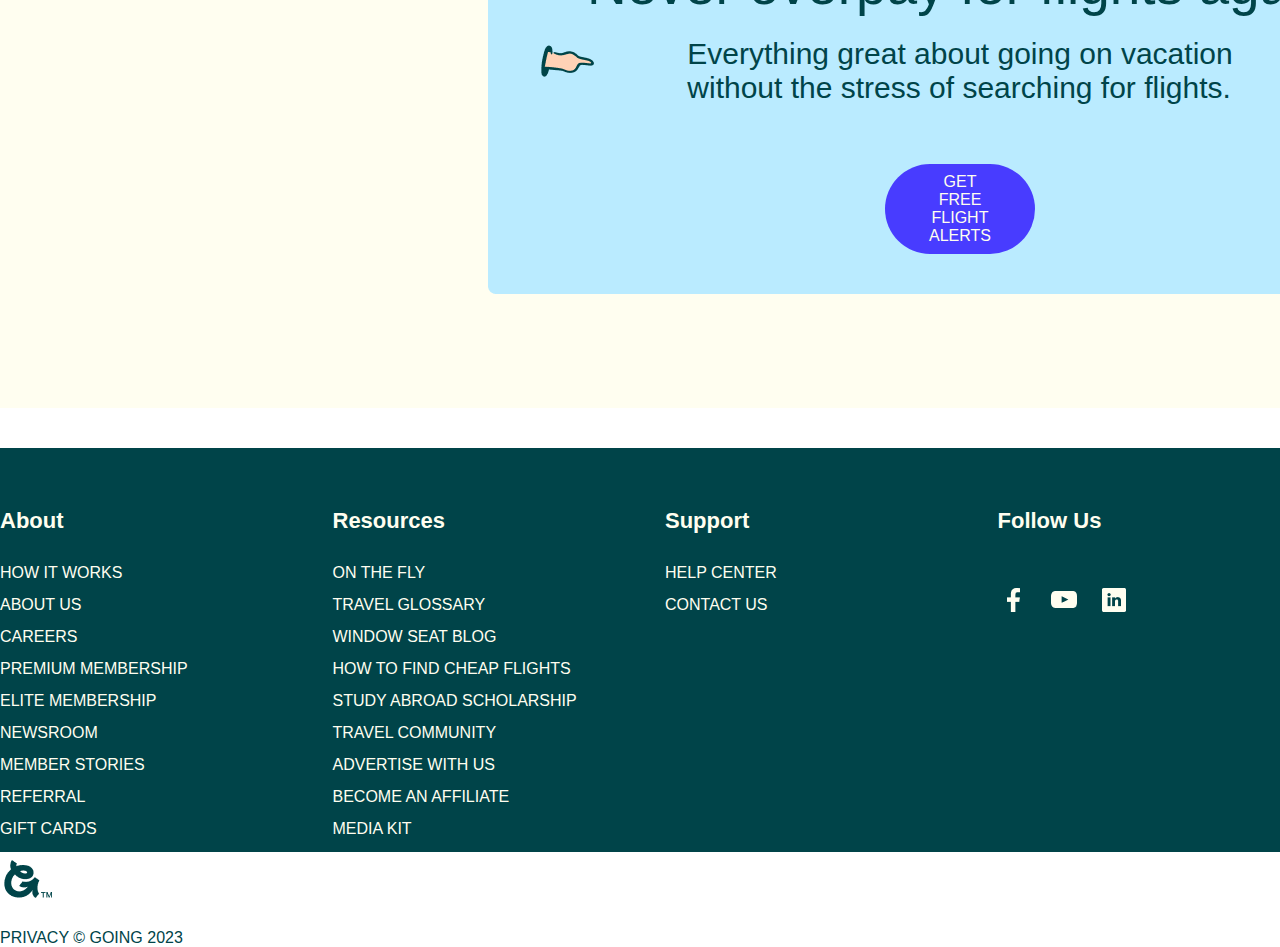
<file: веб/Travel_Figma-main/Figgggma/Untitled-1.html>
<!DOCTYPE html>
<html lang="en">
<head>
    <meta charset="UTF-8">
    <meta name="viewport" content="width=device-width, initial-scale=1.0">
    <link rel="stylesheet" href="main.css">
    <title>Cheap Flights</title>
</head>
<body>
    <header>
        <nav>
            <span class="brand">FORMERLY SCOTT'S CHEAP FLIGHTS</span>
            <a href="" class="login-link">LOGIN</a>
        </nav>
        <div class="intro">
            <h1>Less overpaying.</h1>
            <h2>More traveling.</h2>
            <p class="subtitle">Meet the travel membership that<br> saves you hundreds on flights.</p>
            <button class="alerts-btn">GET FREE FLIGHT ALERTS -></button>
        </div>
        <div class="media-mentions-title">
            <span class="media-mentions">AS SEEN IN</span>
        </div>
        <div class="media-logos">
            <img src="Kelly&Ryan.png" alt="">
            <img src="NYTimes.png" alt="">
            <img src="Today.png" alt="">
            <img src="GoodMornong.png" alt="">
            <img src="Buzz.png" alt="">
        </div>
    </header>
    <main>
        <section class="how-it-works">
            <h3>How Going™ Works</h3>
            <div class="icons">
                <img src="Plane.png" alt="Airplane">
                <img src="Binoculars.png" alt="Binoculars">
                <img src="Writing.png" alt="Hand">
            </div>

            <section class="cards">
                <div class="firstcard">
                        <div class="start">
                            <p>Start with your airport.</p>
                        </div>
                        <div class="Choose">
                            <p>Choose US departure airports like your<br>
                            biggest airport, closest airport, and<br>
                            maybe even your parent’s.</p>
                        </div>
                    </div>
                <div class="secondcard">
                    <div class="watch">
                        <p>Watch the deals roll in.</p>
                    </div>
                    <div class="we">
                        <p>We keep a close eye on airfare to over<br>
                            900 destinations around the world.<br>
                            When the prices drop, you know.</p>
                    </div>
                </div>
                <div class="thirdcard">
                    <div class="Then">
                        <p>Then book it.</p>
                    </div>
                    <div class="With">
                        <p>With flight details, booking links, and<br>
                            timeline estimates, all that’s left for you<br>
                            is to say, “Let’s go!”</p>
                    </div>
                </div>
            </section>
            <div class="bgdeals">
                <div class="great-deals">
                    <h1>Booked. Going. Gone.</h1>
                    <p class="deals-summary">Most deals are 40-90% off normal prices with great itineraries from the best airlines. If it's not an amazing deal,<br>
                    we won't send it.</p>
                    <button class="get-free-flight-btn">GET FREE FLIGHT</button>
                </div>
            </div>
        </section>
        <section class="real-deals">
            <div class="deals-header">
                <h1>Real deals</h1>
                <h2>members booked</h2>
            </div>
            <div class="carousel">
                <span class="arrow-left">&#8592;</span>
                <div class="deal-card">
                    <img src="Sycle.png">
                    <div class="price">$525</div>
                    <div class="info">(50% off normally $1,200+)</div>
                    <div class="route">San Francisco → Tokyo</div>
                </div>
                <div class="deal-card">
                    <img src="River.png">
                    <div class="price">$285</div>
                    <div class="info">(71% off normally $1000+)</div>
                    <div class="route">New York City → Berlin</div>
                </div>
                <div class="deal-card">
                    <img src="Mountains.png">
                    <div class="price">$100</div>
                    <div class="info">(88% off normally $800+)</div>
                    <div class="route">Boston → Reykjavik</div>
                </div>
                <div class="deal-card">
                    <img src="ddd.png">
                    <div class="price">$282</div>
                    <div class="info">(65% off normally $800+)</div>
                    <div class="route">New York City → Barcelona</div>
                </div>
                <div class="deal-card">
                    <img src="Nature.png">
                    <div class="price">$166</div>
                    <div class="info">(67% off normally $500+)</div>
                    <div class="route">Chicago → Cancun</div>
                </div>
                <span class="arrow-right">&#8594;</span>
            </div>
        </section>
        <section class="testimonials-container">
            <div class="loved">Loved by over</div>
            <div class="travelers">
                <span class="count">two million</span>
                <span class="word">travelers</span>
            </div>
            <div class="againcards">
                <div class="info1">
                    <div class="igot">
                        <p>"I got an alert from Going to<br>
                            Tokyo for $550 RT and<br>
                            immediately messaged my<br>
                            fiance to book! We visited<br>
                            Tokyo, Kyoto, Hiroshima, and<br>
                            Osaka. My fiance also proposed<br>
                            in Tokyo!!! Such an incredibly<br>
                            special trip that we'll never<br>
                            forget."</p><br>
                    <p>Maggie H.</p>
                    </div>
                    <div class="Member">
                        <p>Member</p>
                    </div>
                </div>

                <div class="info2">
                    <div class="talked">
                        <p>"We'd always talked about<br>
                            Spain, but flights were too<br>
                            immediately messaged my<br>
                            expensive. Thanks to one of<br>
                            your Europe sale notifications,<br>
                            our flights were only around<br>
                            $680 for two!"</p><br>
                    <p>Drew C.</p>
                    </div>
                    <div class="since2015">
                        <p>Member since 2015</p>
                    </div>
                </div>
                
                <div class="info3">
                    <div class="thanks">
                        <p>"Thanks for the info on the<br>
                            Denver to Rome flight for $346<br>
                            last November. At that price, I<br>
                            was able to turn my individual<br>
                            adventure trip into a super-cool<br>
                            family trip with my wife and two<br>
                            daughters."</p><br>
                    <p>Thomas P.</p>
                    </div>
                    <div class="aaa2017">
                        <p>Member since 2017</p>
                    </div>
                </div>

            </div>
            <div class="strlks">
                <span class="strlk-left">&#8592;</span>
                <span class="strlk-right">&#8594;</span>
            </div>
        </section>
        <section class="Four">
    <div class="FonSkyThree">
        <img src="Blue.png" alt="">
        <button type="button"><span>GET<br>FREE<br>FLIGHT<br>ALERTS</span></button>
    </div>
    <div class="Textus">
        <div class="headline">Never overpay for flights again</div>
        <div class="subtitle">
            Everything great about going on vacation<br>
            without the stress of searching for flights.
        </div>
    </div>
    <div class="Position">
        <div class="imgWrapper">
            <img src="Cat.png" alt="">
        </div>
    </div>
</section>

<footer class="footerGrid">
  <div class="footer-col">
    <div class="footer-title">About</div>
    <ul>
      <li>HOW IT WORKS</li>
      <li>ABOUT US</li>
      <li>CAREERS</li>
      <li>PREMIUM MEMBERSHIP</li>
      <li>ELITE MEMBERSHIP</li>
      <li>NEWSROOM</li>
      <li>MEMBER STORIES</li>
      <li>REFERRAL</li>
      <li>GIFT CARDS</li>
    </ul>
  </div>
  <div class="footer-col">
    <div class="footer-title">Resources</div>
    <ul>
      <li>ON THE FLY</li>
      <li>TRAVEL GLOSSARY</li>
      <li>WINDOW SEAT BLOG</li>
      <li>HOW TO FIND CHEAP FLIGHTS</li>
      <li>STUDY ABROAD SCHOLARSHIP</li>
      <li>TRAVEL COMMUNITY</li>
      <li>ADVERTISE WITH US</li>
      <li>BECOME AN AFFILIATE</li>
      <li>MEDIA KIT</li>
    </ul>
  </div>
  <div class="footer-col">
    <div class="footer-title">Support</div>
    <ul>
      <li>HELP CENTER</li>
      <li>CONTACT US</li>
    </ul>
  </div>
  <div class="footer-col">
    <div class="footer-title">Follow Us</div>
    <div class="footer-social">
      <img src="facebook.png" alt="">
      <img src="youtube.png" alt="">
      <img src="in.png" alt="">
    </div>
  </div>
</footer>

<div class="Konec">
    <img src="end.png" alt="">
    <span class="endInfo">TERMS PRIVACY © GOING 2023</span>
</div>
</body>
</html>
</file>
<file: веб/Pizza-figma/style.css>
* {
  margin: 0;
  padding: 0;
  box-sizing: border-box;
}
body {
  background-color: #1E0C00;
  font-family: -apple-system, BlinkMacSystemFont, "Segoe UI", Roboto, Oxygen, Ubuntu, Cantarell, sans-serif;
  color: #fff;
  line-height: 1.6;
}
img {
  max-width: 100%;
  height: auto;
  display: block;
}
button {
  cursor: pointer;
  border: none;
  font-family: inherit;
  transition: all 0.3s ease;
}
ul { list-style: none; }
a { text-decoration: none; color: inherit; }
.site-header {
  width: 100%;
  padding: 2rem 0;
  display: flex;
  justify-content: center;
  align-items: center;
}
.main-nav {
  width: 90%;
  max-width: 1400px;
  display: flex;
  justify-content: space-between;
  align-items: center;
  gap: 2rem;
}
.brand-logo img { width: 162px; height: 37px; }
.nav-menu {
  display: flex;
  gap: 2.5rem;
  align-items: center;
}
.nav-menu__link {
  color: #A3A3A3;
  font-size: 1rem;
  transition: all 0.3s ease;
}
.nav-menu__link:hover {
  background: linear-gradient(90deg, #FF5D29 0%, #FE9C1C 100%);
  -webkit-background-clip: text;
  -webkit-text-fill-color: transparent;
  background-clip: text;
}
.nav-actions {
  display: flex;
  gap: 1rem;
  align-items: center;
}
.btn-login {
  padding: 0.75rem 2rem;
  border-radius: 30px;
  background: linear-gradient(90deg, #FF5D29 0%, #FE9C1C 100%);
  color: #fff;
  font-size: 1rem;
  font-weight: 500;
}
.btn-login:hover {
  transform: translateY(-2px);
  box-shadow: 0 5px 15px rgba(255, 93, 41, 0.4);
}
.btn-cart {
  width: 40px;
  height: 40px;
  border-radius: 50%;
  background: linear-gradient(90deg, #FF5D29 0%, #FE9C1C 100%);
  display: flex;
  align-items: center;
  justify-content: center;
  padding: 0.5rem;
}
.btn-cart:hover { transform: scale(1.1); }
.hero-section { padding: 4rem 0; }
.hero-wrapper {
  max-width: 1400px;
  margin: 0 auto;
  display: grid;
  grid-template-columns: 1fr 1fr;
  gap: 4rem;
  align-items: center;
}
.hero-content { padding: 0 2rem; }
.hero-title {
  font-size: 3.75rem;
  font-weight: 900;
  line-height: 1.2;
  margin-bottom: 1.5rem;
  display: flex;
  flex-wrap: wrap;
  gap: 1rem;
  align-items: center;
}
.hero-description {
  font-size: 1.25rem;
  color: #A3A3A3;
  max-width: 450px;
  margin-bottom: 2rem;
}
.hero-badge {
  width: 272px;
  margin-bottom: 2rem;
}
.hero-buttons {
  display: flex;
  gap: 1rem;
  align-items: center;
}
.btn-primary {
  padding: 1rem 2.5rem;
  border-radius: 30px;
  background: linear-gradient(90deg, #FF5D29 0%, #FE9C1C 100%);
  color: #fff;
  font-size: 1.1rem;
  font-weight: 500;
  border: 2px solid transparent;
}
.btn-primary:hover {
  transform: translateY(-2px);
  box-shadow: 0 8px 20px rgba(255, 93, 41, 0.4);
}
.btn-secondary {
  padding: 1rem 2.5rem;
  border-radius: 30px;
  background: transparent;
  border: 2px solid #FE9C1C;
  background: linear-gradient(90deg, #FF5D29 0%, #FE9C1C 100%);
  -webkit-background-clip: text;
  -webkit-text-fill-color: transparent;
  background-clip: text;
  font-size: 1rem;
  font-weight: 500;
}
.btn-secondary:hover {
  background: linear-gradient(90deg, #FF5D29 0%, #FE9C1C 100%);
  -webkit-text-fill-color: #fff;
  border-color: #FF5D29;
}
.hero-images {
  position: relative;
  display: flex;
  justify-content: center;
  align-items: center;
  min-height: 600px;
}
.hero-images__main {
  width: 456px;
  position: relative;
  z-index: 1;
}
.hero-images__corner {
  position: absolute;
  z-index: 3;
}
.hero-images__corner--tr {
  top: 0;
  right: 0;
  width: 245px;
}
.hero-images__corner--bl {
  bottom: 0;
  left: 0;
  width: 212px;
}
.menu-section { padding: 4rem 2rem; }
.menu-header {
  max-width: 1400px;
  margin: 0 auto 3rem;
  text-align: center;
}
.section-title {
  font-size: 3.75rem;
  font-weight: 900;
  color: #fff;
  margin-bottom: 2rem;
}
.category-filters {
  display: flex;
  justify-content: center;
  gap: 1.5rem;
  flex-wrap: wrap;
}
.filter-btn {
  padding: 0.75rem 2rem;
  border-radius: 30px;
  background: #210A01;
  color: #fff;
  font-size: 1.1rem;
  border: 2px solid transparent;
}
.filter-btn:hover {
  background: linear-gradient(90deg, #FF5D29 0%, #FE9C1C 100%);
}
.product-grid,
.product-grid-secondary {
  max-width: 1400px;
  margin: 0 auto;
  display: grid;
  grid-template-columns: repeat(auto-fit, minmax(280px, 1fr));
  gap: 2rem;
  padding: 2rem;
}
.product-card {
  background: #210A01;
  border-radius: 10px;
  padding: 1.5rem;
  display: flex;
  flex-direction: column;
  align-items: center;
  gap: 1rem;
  transition: none;
}
.product-card:hover { transform: none; }
.product-card__image {
  width: 100%;
  max-width: 200px;
}
.product-card__title {
  font-size: 1.5rem;
  font-weight: 700;
}
.product-card__description {
  font-size: 0.95rem;
  color: #A3A3A3;
  text-align: center;
  line-height: 1.4;
}
.size-selector {
  display: flex;
  gap: 1rem;
  margin: 0.5rem 0;
}
.size-btn {
  width: 40px;
  height: 40px;
  border-radius: 50%;
  background: #1E0C00;
  color: #A3A3A3;
  border: 2px solid #A3A3A3;
}
.size-btn:hover {
  background: linear-gradient(90deg, #FF5D29 0%, #FE9C1C 100%);
  color: #fff;
  border-color: transparent;
}
.btn-ingredients {
  padding: 0.75rem 2rem;
  border-radius: 30px;
  background: transparent;
  border: 2px solid #FE9C1C;
  background: linear-gradient(90deg, #FF5D29 0%, #FE9C1C 100%);
  -webkit-background-clip: text;
  -webkit-text-fill-color: transparent;
  background-clip: text;
}
.product-actions {
  display: flex;
  justify-content: space-between;
  align-items: center;
  width: 100%;
  gap: 1rem;
}
.price-display {
  font-size: 1.75rem;
  font-weight: 700;
}
.quantity-control {
  display: flex;
  gap: 0.5rem;
  align-items: center;
}
.quantity-btn {
  width: 30px;
  height: 30px;
  border-radius: 50%;
  background: #1E0C00;
  color: #A3A3A3;
  font-size: 1.2rem;
  display: flex;
  align-items: center;
  justify-content: center;
}
.quantity-btn:hover {
  background: linear-gradient(90deg, #FF5D29 0%, #FE9C1C 100%);
  color: #fff;
}
.quantity-value {
  color: #fff;
  font-size: 1.1rem;
  min-width: 20px;
  text-align: center;
}
.btn-order {
  width: 100%;
  padding: 0.875rem;
  border-radius: 30px;
  background: linear-gradient(90deg, #FF5D29 0%, #FE9C1C 100%);
  color: #fff;
  font-size: 1rem;
  font-weight: 500;
}
.btn-order:hover {
  transform: scale(1.02);
  box-shadow: 0 5px 15px rgba(255, 93, 41, 0.4);
}
.banner-section {
  padding: 3rem 2rem;
  display: flex;
  justify-content: center;
}
.banner-image {
  max-width: 1248px;
  width: 100%;
}
.events-section {
  padding: 4rem 2rem;
  max-width: 1400px;
  margin: 0 auto;
}
.events-header {
  display: grid;
  grid-template-columns: 2fr 1fr;
  gap: 2rem;
  margin-bottom: 3rem;
}
.feature-cards {
  display: grid;
  grid-template-columns: repeat(2, 1fr);
  gap: 1.5rem;
}
.feature-card {
  border-radius: 20px;
  padding: 2rem;
  min-height: 260px;
  display: flex;
  flex-direction: column;
  justify-content: space-between;
  background-size: cover;
  background-position: center;
  transition: none;
}
.feature-card:hover { transform: none; }
.feature-card--cooking { background-image: url(Photos/How\ we.png); }
.feature-card--blog { background-image: url(Photos/Our.png); }
.feature-card__title {
  font-size: 1.5rem;
  font-weight: 700;
  max-width: 170px;
}
.events-intro {
  display: flex;
  flex-direction: column;
  justify-content: flex-end;
}
.events-intro__text {
  font-size: 1.25rem;
  color: #A3A3A3;
  line-height: 1.5;
}
.promo-grid {
  display: grid;
  grid-template-columns: repeat(2, 1fr);
  gap: 2rem;
  margin-bottom: 2rem;
}
.promo-grid--triple { grid-template-columns: repeat(3, 1fr); }
.promo-card {
  border-radius: 20px;
  padding: 2rem;
  min-height: 260px;
  display: flex;
  flex-direction: column;
  justify-content: space-between;
  background-size: cover;
  background-position: center;
  position: relative;
  overflow: hidden;
  transition: none;
}
.promo-card:hover { transform: none; }
.promo-card--large { background-image: url(Photos/Two\ pizza.png); }
.promo-card--tour { background-image: url(Photos/Kitchen\ tour.png); }
.promo-card--coffee { background-image: url(Photos/free\ coffee\ .png); }
.promo-card--instagram { background-image: url(Photos/Инстаграм.png); }
.promo-card--choose { background-image: url(Photos/Choose.png); }
.promo-card__icon {
  position: absolute;
  width: 200px;
  height: auto;
}
.promo-card--large .promo-card__icon { right: -50px; bottom: -30px; }
.promo-card--tour .promo-card__icon { right: -20px; top: -20px; width: 230px; }
.promo-card--coffee .promo-card__icon { right: -50px; bottom: -30px; }
.promo-card__title {
  font-size: 1.5rem;
  font-weight: 700;
  max-width: 170px;
  position: relative;
  z-index: 2;
}
.btn-more {
  padding: 0.75rem 2rem;
  border-radius: 30px;
  background: linear-gradient(90deg, #FF5D29 0%, #FE9C1C 100%);
  color: #fff;
  font-size: 1rem;
  align-self: flex-start;
  transition: none;
}
.btn-more:hover {
  transform: none;
  box-shadow: none;
  opacity: 1;
  filter: none;
}
.about-section { padding: 4rem 2rem; }
.about-wrapper {
  max-width: 1400px;
  margin: 0 auto;
  display: grid;
  grid-template-columns: 1fr 1fr;
  gap: 4rem;
  align-items: center;
}
.about-content {
  display: flex;
  flex-direction: column;
  gap: 2rem;
}
.about-intro__text,
.about-details__text {
  font-size: 1.3rem;
  color: #A3A3A3;
  line-height: 1.6;
}
.about-image--multiple {
  width: 100%;
  height: 235px;
  background-image: url(Photos/Много\ пиц.png);
  background-size: cover;
  background-position: center;
  border-radius: 10px;
}
.about-visual {
  position: relative;
  width: 100%;
  height: 620px;
  background-image: url(Photos/Большая\ пицца.png);
  background-size: cover;
  background-position: center;
  border-radius: 20px;
}
.about-visual__item {
  position: absolute;
  width: 230px;
}
.about-visual__item--top { top: -30px; right: -30px; }
.about-visual__item--bottom { bottom: -30px; left: -30px; }
.site-footer {
  background: #170A00;
  padding: 3rem 2rem 2rem;
}
.footer-nav {
  max-width: 1400px;
  margin: 0 auto 2rem;
  display: grid;
  grid-template-columns: 1.5fr repeat(4, 1fr);
  gap: 3rem;
}
.footer-logo { width: 140px; }
.footer-column__title {
  font-size: 1.25rem;
  margin-bottom: 1rem;
  font-weight: 600;
}
.footer-links {
  display: flex;
  flex-direction: column;
  gap: 0.75rem;
}
.footer-links__item {
  color: #A3A3A3;
  font-size: 1rem;
  transition: color 0.3s ease;
}
.footer-links__item:hover { color: #FE9C1C; }
.footer-bottom {
  max-width: 1400px;
  margin: 0 auto;
  display: flex;
  justify-content: space-between;
  align-items: center;
  padding-top: 2rem;
  border-top: 1px solid rgba(163, 163, 163, 0.2);
}
.contact-info img,
.social-links img {
  height: 30px;
  width: auto;
}
.social-links a:hover { opacity: 0.8; }
</file>
<file: веб/fsffsf/style.css>
*{
  margin: 0;
  padding: 0;
  box-sizing: border-box;
}
@import url('https://fonts.googleapis.com/css2?family=Lato:ital,wght@0,100;0,300;0,400;0,700;0,900;1,100;1,300;1,400;1,700;1,900&family=Roboto:ital,wght@0,100..900;1,100..900&display=swap');
.site-header{
  width: 100%;
  height: 120px;
  display: flex;
  justify-content: center;
  align-items: center;
  font-family: "Lato", sans-serif;
  font-weight: 100;
  font-style: normal;
}
.site-nav{
  width: 1800px;
  height: 80px;
  display: flex;
  justify-content: space-between;
  align-items: center;
  box-shadow: 1px 1px 5px;
}
.site-nav__left{
  width: 600px;
  height: 20px;
  display: flex;
  justify-content: center;
  align-items: center;
}
.site-nav__menu{
  width: 320px;
  height: 20px;
  display: flex;
  justify-content: space-between;
  align-items: center;
  list-style: none;
}
.site-nav__link{
  text-decoration: none;
  color:#134A45;
  font-size: 16px;
}
.site-nav__right{
  width: 220px;
  height: 80px;
  display: flex;
  justify-content: space-around;
  align-items: center;
}
.site-nav__login{
  text-decoration: none;
  color: #134A45;
  font-size: 16px;
}
.site-nav__cta{
  width: 139px;
  height: 52px;
  background: none;
  color: #134A45;
  border: 2px solid #134A45;
}
.hero{
  width: 100%;
  height: 600px;
  display: flex;
  justify-content: center;
  align-items: center;
}
.hero__inner{
  width: 85%;
  height: 90%;
  display: flex;
  justify-content: space-between;
  align-items: center;
}
.hero__content,
.hero__media{
  width: 50%;
  height: 100%;
}
.hero__content{
  width: 50%;
  height: 467px;
  display: flex;
  flex-direction: column;
  justify-content: space-evenly;
}
.hero__title{
  font-size: 63px;
  color: #134A45;
  width: 430px;
  height: 80px;
}
.hero__subtitle{
  color: #134A45;
  font-size: 20px;
}
.hero__button{
  width: 221px;
  height: 30px;
  background-color: #134A45;
  color: white;
  border: none;
  cursor: pointer;
  display: flex;
  justify-content: start;
  align-items: center;
  padding-left: 20px;
}
.hero__media{
  width: 39%;
  height: 467px;
  display: flex;
  justify-content: space-between;
}
.hero__col{
  width: 300px;
  display: flex;
  flex-direction: column;
  justify-content: space-between;
}
.hero__img--top{
  width: 233px;
  height: 247px;
}
.hero__img--bottom{
  width: 187px;
  height: 197px;
}
.logos{
  width: 100%;
  height: 332px;
  background-color:#E5E8EB;
  display: flex;
  flex-direction: column;
  align-items: center;
}
.logos__body{
  width: 100%;
  height: 150px;
}
.logos__divider{
  width: 93%;
  height: 69px;
  border-bottom: 1px solid #144641 ;
}
.logos__header{
  width: 93%;
  margin: 0 auto;
  height: 100px;
  display: flex;
  justify-content: space-between;
  align-items: center;
}
.logos__title{
  color: #134A45;
  font-size: 20px;
}
.logos__btn{
  width: 50px;
  height: 50px;
  border-radius: 100%;
  background-color:#96C9E9;
  border: none;
  cursor: pointer;
  display: flex;
  justify-content: center;
  align-items: center;
}
.logos__controls{
  width: 110px;
  height: 50px;
  display: flex;
  justify-content: space-between;
}
.logos__row{
  width: 100%;
  height: 100px;
  display: flex;
  justify-content: space-around;
  align-items: center;
}
.logos__slide-indicator{
  font-size: 17px;
  color: #134A45;
  margin-left: 30px;
}
.logos__note{
  display: flex;
  justify-content: center;
  align-items: center;
  position: relative;
  right: 600px;
}
.logos__note-box{
  background-color: #134a45;
  color: white;
  width: 400px;
  height: 130px;
  padding: 20px 16px 16px 16px;
  border-radius: 6px;
  text-align: left;
}
.logos__note-title{
  font-size: 20px;
  font-weight: 500;
  text-align: left;
}
.logos__note-text{
  font-size: 13px;
  color: #d5e8e6;
  text-align: left;
}
.need{
  background-color: #134A45;
}
.need__banner{
  width: 100%;
  height: 300px;
  display: flex;
  justify-content: center;
  align-items: center;
  font-family: "Lato", sans-serif;
  font-weight: 100;
  font-style: normal;
}
.need__banner-inner{
  display: flex;
  justify-content: space-around;
  align-items: center;
  width: 1580px;
  height: 100px;
  box-shadow: 1px 1px 5px;
  background-color: #B961CD;
  color: white;
}
.need__banner-left{ font-size: 16px; }
.need__banner-mid{ font-size: 13px; }
.need__banner-right{ font-size: 15px; }
.need__content{
  display: flex;
  justify-content: center;
  align-items: center;
  width: 1815px;
  font-family: "Lato", sans-serif;
  font-weight: 100;
  font-style: normal;
  color: white;
}
.need__content-inner{
  width: 1700px;
  display: flex;
  justify-content:space-between ;
  align-items: center;
  line-height: 35px;
}
.need__text{ width: 1100px; }
.need__kicker{
  font-size: 13px;
  width: 110px;
  height: 60px;
  letter-spacing:4px;
}
.need__title{
  font-size: 46px;
  width: 420px;
  height: 160px;
}
.need__desc{
  font-size: 17px;
  width: 450px;
  height: 140px;
}
.need__image{
  width: 640px;
  height:750px ;
}
.solution{ height: 1140px; }
.solution__head{
  width: 100%;
  height: 280px;
  display: flex;
  justify-content: center;
  align-items: center;
  color: #134A45;
  font-family: "Lato", sans-serif;
  font-weight: 100;
  font-style: normal;
}
.solution__kicker{
  display: flex;
  justify-content: center;
  align-items: center;
  height: 20px;
  font-size: 13px;
}
.solution__title{
  height: 130px;
  font-size: 49px;
  display: flex;
  justify-content: center;
  align-items: center;
}
.solution__cards{
  display: flex;
  justify-content: center;
  align-items: center;
  width: 100%;
  font-family: "Lato", sans-serif;
  font-weight: 100;
  font-style: normal;
  text-align: center;
}
.solution-card{
  height: 789px;
  width: 570px;
  display: flex;
  justify-content: end;
  align-items: center;
  flex-direction: column;
}
.solution-card--dark{
  color: #ffffff;
  background-color: #134A45;
}
.solution-card--sky{
  color: #134A45;
  background-color: #96C9E9;
}
.solution-card__title{ height: 100px; }
.solution-card__text{
  width: 367px;
  height: 130px;
  font-size: 17px;
}
.solution-card__link{
  width: 370px;
  font-size: 17px;
  height: 70px;
}
.impact{
  background-color: #CFD4D8;
  height: 1276px;
}
.impact__intro{
  width: 100%;
  font-family: "Lato", sans-serif;
  font-weight: 100;
  font-style: normal;
}
.impact__intro-inner{
  width: 1700px;
  display: flex;
  justify-content:space-around;
  align-items: center;
}
.impact__text{ width: 1100px; }
.impact__title{
  height: 220px;
  display: flex;
  justify-content: center;
  align-items: center;
}
.impact__intro-inner h1{
  font-size: 50px;
  color: #134A45;
  width: 580px;
  height: 140px;
}
.impact__intro-inner p{
  color: #134A45;
  font-size: 20px;
  width: 467px;
  height: 140px;
}
.impact__layout{
  display: flex;
  justify-content: space-around;
  align-items: center;
}
.impact__left{
  width: 750px;
  height: 750px;
  display: flex;
  justify-content: space-around;
  flex-direction: column;
}
.impact__tile--big-sky{
  width: 530px;
  height: 416px;
  background-color: #96C9E9;
  font-family: "Lato", sans-serif;
  font-weight: 100;
  font-style: normal;
  color: #134A45;
}
.impact__tile--big-sky .impact__metric{
  font-size: 90px;
  width: 244px;
  height: 140px;
  display: flex;
  justify-content: center;
  align-items: center;
}
.impact__tile--big-sky .impact__caption{
  width: 510px;
  height: 140px;
  font-size: 20px;
  display: flex;
  justify-content: center;
  align-items: center;
}
.impact__tile--sand{
  width: 371px;
  height:264px;
  color:#134A45 ;
  background-color: #D0C2BB;
  display: flex;
  justify-content: start;
  align-items: center;
  flex-direction: column;
}
.impact__tile--sand .impact__metric{
  font-size: 86px;
  width: 290px;
  height: 140px;
  display: flex;
  justify-content: center;
  align-items: center;
}
.impact__tile--sand .impact__caption{
  font-size: 20px;
  width: 260px;
  height: 90px;
  display: flex;
  justify-content: center;
}
.impact__right{
  width: 500px;
  height: 750px;
  display: flex;
  justify-content: space-around;
  flex-direction: column;
}
.impact__tile--purple{
  width: 318px;
  height: 292px;
  background-color: #B961CD;
  color: white;
  display: flex;
  justify-content: start;
  align-items: center;
  flex-direction: column;
}
.impact__tile--purple .impact__metric{
  font-size: 86px;
  width: 150px;
  height: 150px;
  display: flex;
  justify-content: center;
  align-items: center;
}
.impact__tile--purple .impact__caption{
  width: 217px;
  height: 84px;
  font-size: 20px;
}
.impact__tile--dark{
  width: 530px;
  height: 388px;
  background-color: #134A45;
  color: white;
  display: flex;
  justify-content: start;
  align-items: center;
  flex-direction: column;
}
.impact__tile--dark .impact__metric{
  font-size: 85px;
  width: 340px;
  height: 160px;
  display: flex;
  justify-content: center;
  align-items: center;
}
.impact__tile--dark .impact__caption{
  font-size: 20px;
  width: 269px;
  height: 56px;
}
.impact__grid{
  display: flex;
  justify-content: space-around;
  align-items: center;
}
.how{
  background-color: #E5E8EB;
  height: 610px;
}
.how__inner{
  display: flex;
  justify-content: space-around;
  width: 100%;
}
.how__left{
  width: 55%;
  font-family: "Lato", sans-serif;
  font-weight: 100;
  font-style: normal;
  color: #134A45;
}
.how__kicker{
  width: 145px;
  height: 130px;
  font-size: 13px;
  letter-spacing:4px;
  display: flex;
  justify-content: center;
  align-items: center;
}
.how__title{
  font-size: 45px;
  width: 550px;
  height: 190px;
}
.how__desc{
  width: 407px;
  height: 112px;
  font-size: 17px;
}
.how__more{
  width: 409px;
  height: 120px;
  font-size: 17px;
}
.how__badge{
  display: flex;
  justify-content:center ;
  width: 200px;
}
.how__right{
  display: flex;
  flex-direction: column;
}
.how__photo-wrap{
  display: flex;
  justify-content: end;
  align-items: end;
  height: 550px;
}
.roles__inner{
  width: 100%;
  height: 810px;
  font-family: "Lato", sans-serif;
  font-weight: 100;
  font-style: normal;
  background-color: #CFD4D8;
}
.roles__top{
  width: 1900px;
  display: flex;
  justify-content: space-around;
  align-items: center;
}
.roles__heading{
  width: 1575px;
  display: flex;
  align-items: center;
  height: 210px;
  color: #134A45;
}
.roles__title{
  width: 540px;
  height: 114px;
  font-size: 40px;
}
.roles__arrow{
  width: 50px;
  height: 50px;
  border-radius: 40px;
  border: none;
  background-color: #96C9E9;
}
.roles__cards{
  display: flex;
  justify-content: space-around;
  align-items: center;
}
.role-card{
  width: 340px;
  height: 524px;
}
.role-card--dark{
  background-color: #134A45;
  color: white;
}
.role-card--light{
  background-color:#E5E8EB ;
  color: #134A45;
}
.role-card--sky{
  background-color: #96C9E9;
  color: #134A45;
}
.role-card__body{
  display: flex;
  justify-content: start;
  align-items: center;
  flex-direction: column;
}
.role-card--dark .role-card__title{
  display: flex;
  justify-content: center;
  align-items: center;
  width: 238px;
  height: 180px;
  font-size: 26px;
}
.role-card--dark .role-card__text{
  width: 238px;
  height: 245px;
  font-size: 17px;
}
.role-card__icon{
  width: 150px;
  display: flex;
  justify-content: center;
  align-items: center;
}
.role-card--light .role-card__title{
  display: flex;
  justify-content: center;
  align-items: center;
  width: 220px;
  height: 120px;
  font-size: 26px;
}
.role-card--light .role-card__text{
  width: 220px;
  height: 350px;
  font-size: 17px;
}
.role-card--sky .role-card__title{
  display: flex;
  justify-content: center;
  align-items: center;
  width: 269px;
  height: 120px;
  font-size: 26px;
}
.role-card--sky .role-card__text{
  width: 269px;
  height: 355px;
  font-size: 12px;
  line-height: 30px;
}
.role-card__chev{
  width: 300px;
  display: flex;
  justify-content: end;
  align-items: center;
}
.press__inner{
  height: 350px;
  width: 100%;
}
.press__quote{
  font-size: 26px;
  width: 1800px;
  height: 200px;
  display: flex;
  color: #134A45;
  justify-content: center;
  align-items: center;
  font-family: "Lato", sans-serif;
  font-weight: 100;
  font-style: normal;
}
.press__logos{
  display: flex;
  justify-content: right;
  align-items: center;
  width: 65%;
}
.press__logo{
  width: 150px;
}
.cta{
  height: 900px;
  background-color: #96C9E9;
}
.cta__inner{
  display: flex;
  justify-content: center;
  align-items: center;
  flex-direction: column;
  color: #134A45;
  font-family: "Lato", sans-serif;
  font-weight: 100;
  font-style: normal;
}
.cta__title{
  font-size: 48px;
  width: 700px;
  height: 230px;
  color: #134A45;
  display: flex;
  justify-content: center;
  align-items: center;
}
.cta__text{
  font-size: 21px;
  width: 750px;
  height: 30px;
}
.cta__button{
  height: 160px;
  display: flex;
  justify-content: center;
  align-items: center;
}
.cta__button-inner{
  color: white;
  width: 339px;
  height: 57px;
  background-color: #134A45;
  font-size: 25px;
  display: flex;
  justify-content: center;
  align-items: center;
}
.cta__wave{
  width: 100%;
  height: 500px;
  background-color: #96C9E9;
  display: flex;
  align-items: end;
}
.cta__wave-img{
  width: 100%;
  height: 200px;
  background-image:url(photos/VOLNA_NIZ.png);
  background-repeat: no-repeat;
  background-size: cover;
}
.footer-top{
  background-color: #134A45;
}
.footer-top__inner{
  display: flex;
  justify-content: space-around;
  align-items: center;
  height: 400px;
  font-family: "Lato", sans-serif;
  font-weight: 100;
  font-style: normal;
}
.footer-top__left{ width: 800px; }
.footer-top__title{
  font-size: 45px;
  width: 450px;
  height: 85px;
  color: #CFD4D8;
}
.footer-top__desc{
  width: 382px;
  height: 84px;
  font-size: 17px;
  color: #CBD0D5BA;
}
.footer-top__subscribe{
  width: 169px;
  height: 30px;
  font-size: 15px;
  color: #FFFFFF;
  background-color: #B961CD;
  display: flex;
  justify-content: flex-start;
  align-items: center;
}
.footer-top__card{
  display: flex;
  justify-content: space-around;
  align-items: center;
  width: 550px;
  height: 244px;
  background-color: #0C3834;
}
.footer-top__card-media{
  width: 240px;
  height: 160px;
}
.footer-top__label{
  width: 51px;
  height: 80px;
  font-size: 12px;
  color: #CBD0D591;
  letter-spacing:4px;
  display: flex;
  justify-content: center;
  align-items: center;
}
.footer-top__card-title{
  width: 220px;
  height: 100px;
  color: #CFD4D8;
  font-size: 20px;
}
.footer-top__read{
  width: 80px;
  height: 20px;
  color: #CFD4D8;
  font-size:15px;
}
.footer-mid{
  display: flex;
  justify-content: space-around;
  align-items: center;
  font-family: "Lato", sans-serif;
  font-weight: 100;
  font-style: normal;
}
.footer-mid__tagline{
  width: 600px;
  height: 28px;
  color: #CBD0D5BA;
  font-size: 17px;
}
.footer-mid__cols{
  display: flex;
  justify-content: space-around;
  align-items: center;
  width: 750px;
  height: 300px;
}
.footer-mid__social{
  display: flex;
  justify-content: space-around;
  align-items: center;
  flex-direction: column;
  width: 70px;
  height: 80px;
}
.footer-mid__col{
  height: 140px;
  line-height: 29px;
}
.footer-mid__col h3{
  width: 96px;
  height: 40px;
  color: #CFD4D8;
  font-size: 16px;
}
.footer-mid__col p{
  width: 120px;
  height: 25px;
  font-size: 16px;
  color: #CBD0D5BA;
}
.site-footer{
  background-color: #134A45;
}
.site-footer__inner{
  width: 430px;
  height: 150px;
  font-size: 14px;
  display: flex;
  justify-content: center;
  align-items: center;
  color: #CBD0D5BA;
}
</file>
<file: веб/Travel_Figma-main/Figgggma/main.css>
* { margin: 0;
     padding: 0;
      box-sizing: border-box;
 }
 @import url('https://fonts.googleapis.com/css2?family=Roboto:ital,wght@0,100..900;1,100..900&display=swap');
body { font-family: "Roboto", sans-serif; }
header {
    width: 1920px;
    height: 1375px;
    background-color: #004449;
}
nav {
    width: 1920px;
    display: flex;
    justify-content: space-evenly;
    align-items: center;
    height: 5%;
}
.brand {
    margin-top: 40px;
    color: #ffffff;
}
.login-link {
    margin-top: 42px;
    color: #FFFEF0;
    text-decoration: none;
    transition: 0.2s all ease;
}
.intro {
    width: auto;
    height: 300px;
    margin-top: 300px;
    display: flex;
    flex-direction: column;
    justify-content: center;
    align-items: flex-start;
    margin-left: 35vw;
}
.intro h1 {
    font-size: 75px;
    color: aliceblue;
}
.intro h2 {
    margin-bottom: 30px;
    font-size: 80px;
    color: #FFAC7F;
}
.subtitle {
    margin-bottom: 30px;
    font-size: 30px;
    color: rgb(162, 210, 253);
}
.alerts-btn {
    margin-right: 328px;
    width: 250px;
    color: #004449;
    background-color: #0BFF80;
    border: none;
    border-radius: 800px;
    font-size: 17px;
}
.media-mentions-title {
    width: auto;
    margin-top: 60px;
    text-align: center;
}
.media-mentions {
    font-size: 18px;
    color: #FFFEF0;
}
.media-logos {
    width: auto;
    display: flex;
    justify-content: center;
    gap: 30px;
    align-items: start;
    margin-top: 20px;
}

.how-it-works {
    background-image: url(Great.png);
    background-size: 100% 100%;
    width: 1920px;
    height: 1199px;
    background-repeat: no-repeat;
}
.how-it-works h3 {
    color: #004449;
    font-size: 48px;
    text-align: center;
    margin-bottom: 0px;
    padding: 100px;
}
.icons {
    height: 170px;
    display: flex;
    justify-content: center;
    gap: 540px;
    width: 100%;
}
.cards{
    height: 30%;
    width: 100%;
    display: flex;
    justify-content: center;
    flex-direction: row;
    align-items: center;
    gap: 300px;
    color: #004449;
    margin-top: 0px;
}
.firstcard{
    background-color: #fcebdd;
    border-radius: 4px;
    height: 60%;
    width: 20%;
    display: flex;
    align-items: center;
    flex-direction: column;
    gap: 35px;
}
.start{
    font-size: 30px;
    margin-top: 30px;
}
.Choose{
    font-size: 20px;
}
.secondcard{
    background-color: #fcebdd;
    border-radius: 4px;
    height: 60%;
    width: 20%;
    display: flex;
    align-items: center;
    flex-direction: column;
    gap: 35px;
}
.watch{
    font-size: 30px;
    margin-top: 30px;
}
.we{
    font-size: 20px;
}
.thirdcard{
    background-color: #fcebdd;
    border-radius: 4px;
    height: 60%;
    width: 20%;
    display: flex;
    align-items: center;
    flex-direction: column;
    gap: 35px;
}
.Then{
    font-size: 30px;
    margin-top: 30px;
}
.With{
    font-size: 20px;
}
.choose{
    margin-top: 100px;
    font-size: 20px;
}
.great-deals {
    position: relative;
    display: flex;
    flex-direction: column;
    align-items: center;
    height: 602px;
    margin-top: 50px;
    gap: 1%;
}
.bgdeals{
    display: flex;
    align-items: center;
    margin-left: 27%;
    background-color: #D7FFC2;
    margin-right: 27%;
    margin-top: 7%;
    padding: 10px;
    border-radius: 7px;
}
.great-deals h1 {
    font-size: 48px;
    color: #004449;
    margin-bottom: 10px;
}
.deals-summary {
    font-size: 18px;
    color: #004449;
    text-align: center;
    margin-bottom: 23px;
}
.get-free-flight-btn {
    width: 170px;
    height: 60px;
    border-radius: 1000px;
    background-color: #483CFF;
    border: none;
    font-size: 20px;
    color: #fff0f0;
    margin-bottom: 10px;
}

.real-deals {
    background-color: beige;
    width: auto;
    height: 894px;
}
.deals-header {
    display: flex;
    justify-content: center;
    align-items: flex-end;
    height: 250px;
    gap: 13px;
}
.deals-header h1, .deals-header h2 {
    font-size: 48px;
    color: #004449;
    background-color: #60ff0a;
    border-radius: 13px;
}
.deals-header h2 {
    background: none; border-radius: 0;
}
.carousel {
    height: 644px;
    display: flex;
    justify-content: center;
    align-items: center;
    gap: 10px;
}
.arrow-left, .arrow-right {
    font-size: 50px;
    background-color: #004449;
    color: white;
    width: 50px;
    height: 50px;
    border-radius: 50%;
    display: flex;
    align-items: center;
    justify-content: center;
    cursor: pointer;
}
.deal-card {
    background: #fff;
    margin: 0 15px;
    width: 180px;
    text-align: center;
    border-radius: 25px;
    box-shadow: 0 8px 40px #ccc;
    padding: 12px 8px;
    display: flex;
    flex-direction: column;
    align-items: center;
}
.deal-card img {
    max-width: 140px;
    margin-bottom: 8px;
}
.price {
    border-radius: 200px;
    font-size: 40px;
    color: #004449;
    background-color: #FDD6BA;
    display: flex;
    justify-content: center;
    margin-bottom: 10px;
}
.info {
    font-size: 13px;
    color: #004449;
    margin: 10px 0 20px 0;
}
.route {
    font-size: 24px;
    color: #004449;
}

.testimonials-container {
    background-image: url(More.png);
    background-size: 100% 100%;
    width: 1920px;
    height: 1076px;
    background-repeat: no-repeat;
}
.loved {
    color: #004449;
    font-size: 64px;
    text-align: center;
    padding-top: 20px;
}
.travelers {
    font-size: 64px;
    display: flex;
    justify-content: center;
    gap: 30px;
}
.count {
    color: #004449;
    background-color: #D7FFC2;
    border-radius: 10px;
    padding: 0 8px;
}
.againcards{
    display: flex;
    flex-direction: row;
    align-items: center;
    gap: 300px;
    padding: 200px;
}

.info1{
    background-color: #fff9f4;
    padding: 2%;
    border-radius: 8px;
    height: 300px;
    width: 1000px;
}
.Member{
    font-size: 15px;
    margin-top: 10%;
}

.info2{
    background-color: #fff9f4;
    padding: 2%;
    border-radius: 8px;
    font-size: 17px;
    height: 300px;
    width: 1000px;
}
.since2015{
    font-size: 15px;
    margin-top: 10%;
}

.info3{
    background-color: #fff9f4;
    padding: 2%;
    border-radius: 8px;
    height: 300px;
    width: 1000px;
}
.aaa2017{
    font-size: 15px;
    margin-top: 10%;
}
.strlks{
    display: flex;
    flex-direction: row;
    align-items: center;
    justify-content: center;
}
.strlk-left{
    font-size: 50px;
    background-color: #004449;
    color: white;
    width: 50px;
    height: 50px;
    border-radius: 50%;
    display: flex;
    align-items: center;
    justify-content: center;
    cursor: pointer;
    margin-right: 5%;
}
.strlk-right {
font-size: 50px;
    background-color: #004449;
    color: white;
    width: 50px;
    height: 50px;
    border-radius: 50%;
    display: flex;
    align-items: center;
    justify-content: center;
    cursor: pointer;
    margin-left: 3%;
}
.Four {
    background: #FFFEF0;
    width: 1920px;
    height: 664px;
}
.Position {
    position: relative;
    width: 768px;
    height: 400px;
    display: flex;
    justify-content: flex-end;
    align-items: flex-end;
}
.imgWrapper {
    height: 327px;
    width: 384px;
    display: block;
}
.Textus {
    font-family: 'Roboto', sans-serif;
    font-size: 25px;
    margin-top: 50px;
    width: 1920px;
    height: 500px;
    display: flex;
    flex-direction: column;
    align-items: center;
    justify-content: center;
    position: absolute;
}
.Textus .headline {
    font-size: 55px;
    color: #004449;
}
.Textus .subtitle {
    color: #004449;
    margin-top: 20px;
    font-size: 30px;
}
.FonSkyThree {
    position: absolute;
    display: flex;
    align-items: flex-end;
    justify-content: center;
    width: 1920px;
    height: 550px;
}
.FonSkyThree button {
    font-family: 'Roboto', sans-serif;
    color: #FFFEF0;
    background: #483CFF;
    font-size: 16px;
    width: 150px;
    height: 90px;
    margin-bottom: 40px;
    position: absolute;
    border: none;
    border-radius: 200px;
}
.footerGrid {
  background: #004449;
  width: 100vw;
  padding: 60px 0 0 0;
  display: grid;
  grid-template-columns: repeat(4, 1fr);
  gap: 50px;
  color: #FFFEF0;
  max-width: 1920px;
  margin-top: 40px;
}

.footer-col {
  display: flex;
  flex-direction: column;
  min-width: 150px;
}
.footer-title {
  font-family: 'Roboto', sans-serif;
  font-size: 22px;
  margin-bottom: 30px;
  font-weight: bold;
  color: #FFFEF0;
}

.footer-col ul {
  list-style: none;
  padding: 0;
  margin: 0;
}
.footer-col li {
  margin-bottom: 14px;
  font-family: 'Roboto', sans-serif;
  color: #FFFEF0;
  font-size: 16px;
}

.footer-social {
  display: flex;
  gap: 18px;
  align-items: center;
  margin-top: 20px;
}
.Konec .endInfo {
    font-family: 'Roboto', sans-serif;
    color: #004449;
    font-size: 16px;
    margin-left: 1600px;
}
/* ===== Mobile 430x932 ===== */
@media (max-width: 430px) {

  /* базовая защита от горизонтального скролла */
  html, body { width: 100%; overflow-x: hidden; }
  body { font-size: 16px; }

  /* убираем фиксированную ширину 1920 у секций */
  header,
  .how-it-works,
  .testimonials-container,
  .Four {
    width: 100%;
    max-width: 430px;
    height: auto;
  }

  /* ===== Header ===== */
  header { padding-bottom: 24px; }

  nav {
    width: 100%;
    height: auto;
    padding: 18px 16px;
    justify-content: space-between;
  }

  .brand {
    margin-top: 0;
    font-size: 10px;
    letter-spacing: 0.4px;
    max-width: 75%;
  }

  .login-link { margin-top: 0; font-size: 12px; }

  .intro {
    margin: 0;
    padding: 70px 16px 18px 16px;
    align-items: flex-start;
    height: auto;
  }

  .intro h1 { font-size: 44px; line-height: 1.05; }
  .intro h2 { font-size: 46px; line-height: 1.05; margin-bottom: 14px; }
  .subtitle { font-size: 16px; margin-bottom: 16px; }

  .alerts-btn {
    margin-right: 0;
    width: 200px;
    height: 30px;
    font-size: 12px;
  }

  .media-mentions-title { margin-top: 22px; }
  .media-mentions { font-size: 14px; }

  /* логотипы: можно либо перенос (wrap), либо горизонтальный скролл */
  .media-logos {
    gap: 14px;
    flex-wrap: nowrap;
    overflow-x: auto;
    display: flex;
    align-items: center;
  }
  .media-logos img { height: 18px; width: auto; flex: 0 0 auto; }

  /* ===== How it works ===== */
  .how-it-works {
    background-size: cover;
    background-position: center;
    padding-bottom: 24px;
  }

  .how-it-works h3 {
    padding: 32px 16px 16px 16px;
    font-size: 28px;
  }

  .icons {
    height: auto;
    gap: 28px;
    padding: 0 16px;
    margin-bottom: 12px;
  }
  .icons img { height: 56px; width: auto; }

  .cards {
    height: auto;
    flex-direction: column;   /* вместо ряда — колонка */
    gap: 14px;
    padding: 0 16px;
  }

  .firstcard, .secondcard, .thirdcard {
    width: 100%;
    height: auto;
    padding: 14px 14px 16px 14px;
    gap: 10px;
  }

  .start, .watch, .Then { font-size: 18px; margin-top: 0; }
  .Choose, .we, .With { font-size: 14px; line-height: 1.35; }

  /* ===== Booked / Going / Gone ===== */
  .bgdeals {
    margin: 18px 16px 0 16px;   /* вместо 27% */
    padding: 14px;
    border-radius: 10px;
  }

  .great-deals {
    height: auto;
    margin-top: 0;
    gap: 10px;
  }

  .great-deals h1 { font-size: 26px; text-align: center; }
  .deals-summary { font-size: 13px; line-height: 1.35; }
  .get-free-flight-btn { width: 190px; height: 54px; font-size: 16px; }

  /* ===== Real deals (карусель) ===== */
  .real-deals { height: auto; padding: 22px 0 26px 0; }

  .deals-header {
    height: auto;
    padding: 0 16px;
    gap: 10px;
    align-items: baseline;
  }

  .deals-header h1, .deals-header h2 { font-size: 28px; }

  .carousel {
    height: auto;
    padding: 16px;
    gap: 12px;
    justify-content: flex-start;
    overflow-x: auto;
    -webkit-overflow-scrolling: touch;
    scroll-snap-type: x mandatory;
  }

  /* стрелки можно скрыть на мобилке */
  .arrow-left, .arrow-right { display: none; }

  .deal-card {
    width: 220px;
    flex: 0 0 auto;
    scroll-snap-align: start;
    margin: 0;
    border-radius: 18px;
  }
  .deal-card img { max-width: 180px; }
  .price { font-size: 32px; padding: 4px 14px; }
  .route { font-size: 18px; }

  /* ===== Testimonials ===== */
  .testimonials-container {
    background-size: cover;
    background-position: center;
    padding: 20px 0 26px 0;
  }

  .loved { font-size: 30px; padding-top: 8px; }
  .travelers { font-size: 30px; gap: 12px; }

  /* показываем 1 карточку, остальные скрываем (без JS) */
  .againcards {
    padding: 18px 16px 10px 16px;
    gap: 0;
    flex-direction: column;
  }

  .info1, .info2, .info3 {
    width: 100%;
    height: auto;
    padding: 14px;
    font-size: 14px;
  }

  .info2, .info3 { display: none; } /* если нужно только 1 отзыв на экране */

  .Member, .since2015, .aaa2017 { margin-top: 10px; }

  .strlks { padding: 10px 0 0 0; }
  .strlk-left, .strlk-right {
    width: 44px; height: 44px; font-size: 34px;
  }

  /* ===== HARD FIX: only .Four section ===== */
  .Four{
    width: 100% !important;
    max-width: 430px;
    height: auto !important;
    background: #FFFEF0;
    position: relative;
    padding: 18px 0 28px;
    display: grid;
    grid-template-columns: 1fr;
    justify-items: center;
    overflow: hidden;
  }

  /* 1) Синий блок делаем фоном (так текст реально "внутри") */
  .FonSkyThree{
    width: calc(100% - 32px) !important;
    height: 360px;                 /* высота синего блока на мобилке */
    border-radius: 14px;
    position: relative !important;
    background-image: url("Blue.png");
    background-size: cover;
    background-position: center;
  }

  /* сам <img src="Blue.png"> прячем, чтобы не ломал поток */
  .FonSkyThree > img{ display: none !important; }

  /* 2) Кнопка внутри синего блока (справа снизу) */
  .FonSkyThree button{
    position: absolute !important;
    right: 18px;
    bottom: 18px;
    width: 150px;
    height: 76px;
    margin: 0;
    font-size: 10px;
    line-height: 1.05;
    display: grid;
    place-items: center;
    background: #483CFF;
    margin-right: 95px;
  }

  /* 3) Текст кладём ВНУТРЬ синего блока (центр как на рефе) */
  .Textus{
    position: absolute !important;
    inset: 0;                      /* занял всю площадь синего блока */
    width: auto !important;
    height: auto !important;
    margin: 0 !important;
    padding: 0 18px;
    display: flex;
    flex-direction: column;
    align-items: center;
    justify-content: center;
    gap: 10px;
    pointer-events: none;          /* чтобы клики шли по кнопке */
  }

  .Textus .headline{
    font-size: 22px;
    color: #004449;
    text-align: center;
  }

  .Textus .subtitle{
    font-size: 12px;
    line-height: 1.3;
    color: #004449;
    text-align: center;
    margin: 0;
  }

  /* 4) Котик "лежит" на синем блоке слева сверху */
  .Position{
    position: absolute !important;
    left: 22px;
    top: 6px;
    width: 120px;
    height: auto;
    pointer-events: none;
  }

  .imgWrapper{ width: 120px; height: auto; }
  .imgWrapper img{ width: 100%; height: auto; display: block; }
  .footerGrid {
    grid-template-columns: repeat(2, 1fr); /* 2 колонки */
    gap: 22px;
    padding: 26px 16px 16px 16px;
    margin-top: 0;
  }
  .footer-title { font-size: 16px; margin-bottom: 12px; }
  .footer-col li { font-size: 12px; margin-bottom: 10px; }
  .footer-social img { width: 22px; height: 22px; }
  .Konec { padding: 12px 16px 20px 16px; }
  .Konec .endInfo {
    margin-left: 0;
    display: block;
    text-align: center;
    font-size: 12px;
  }
</file>
